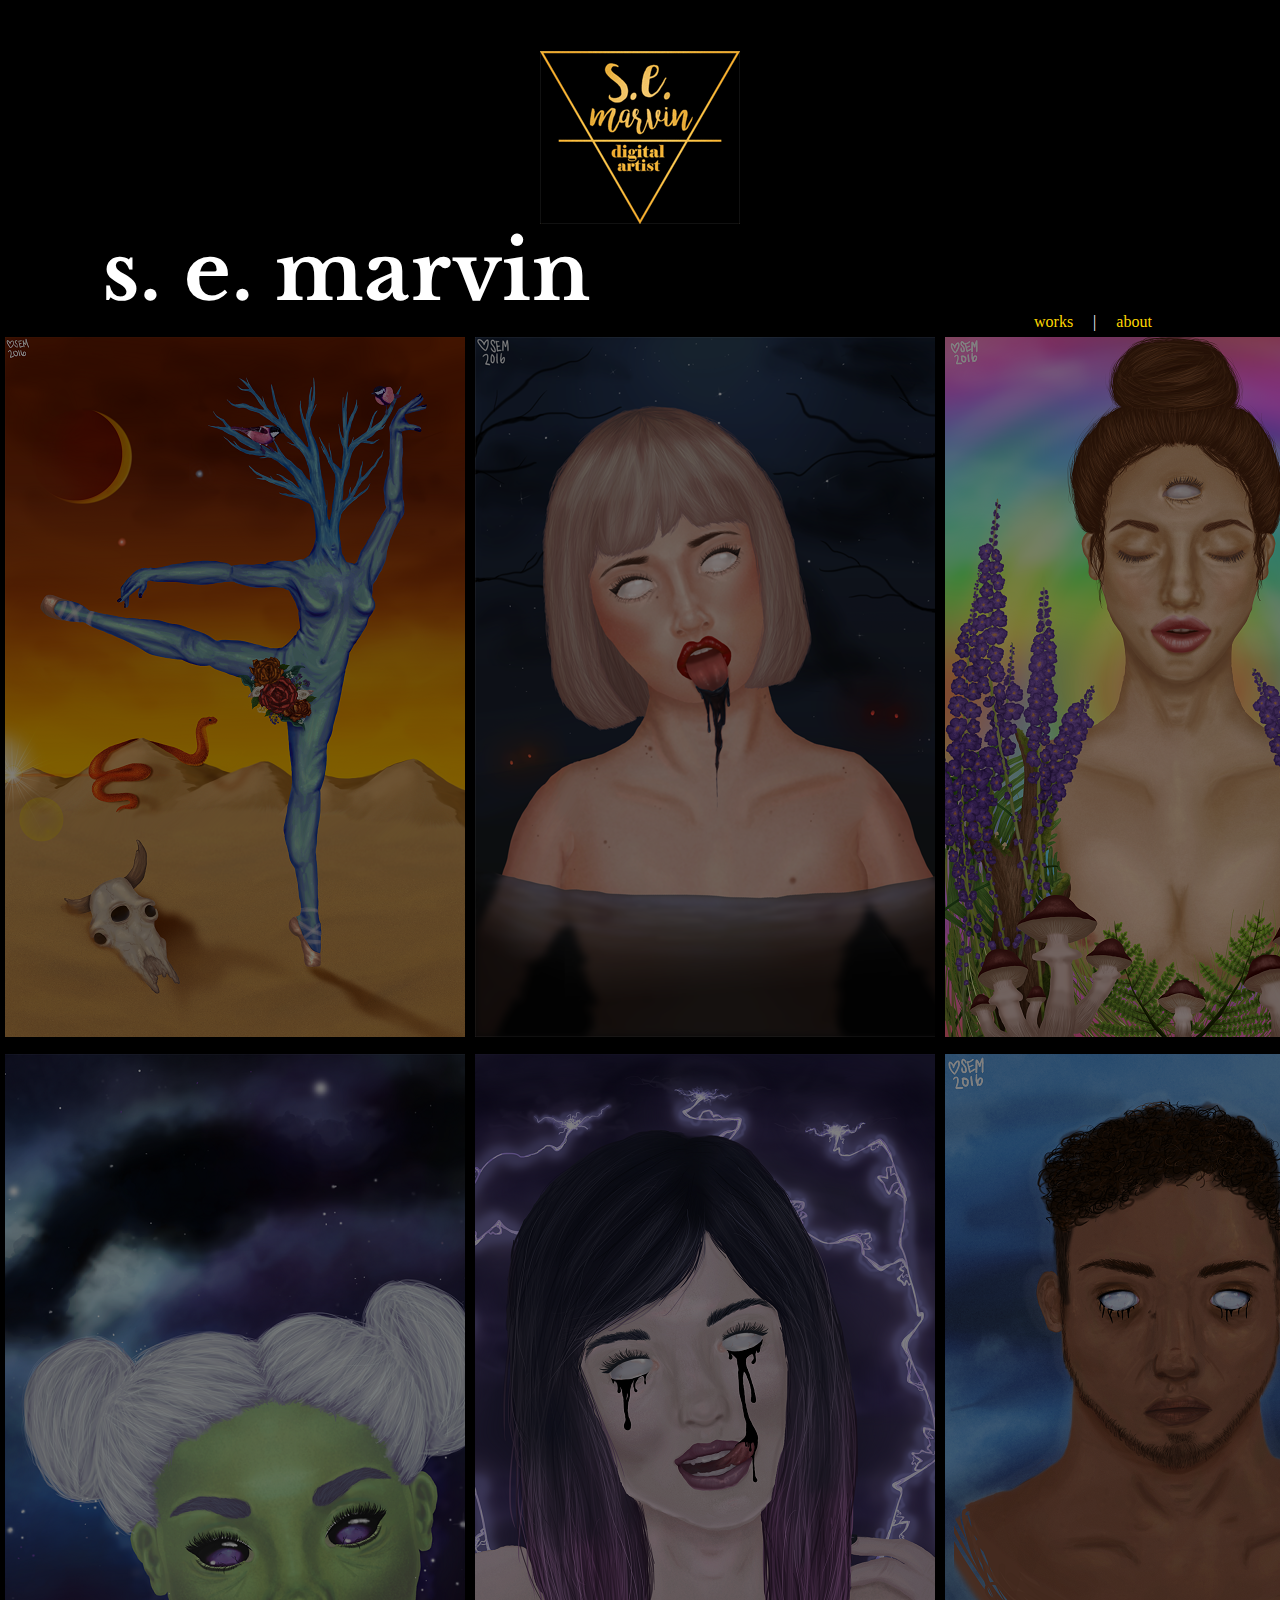
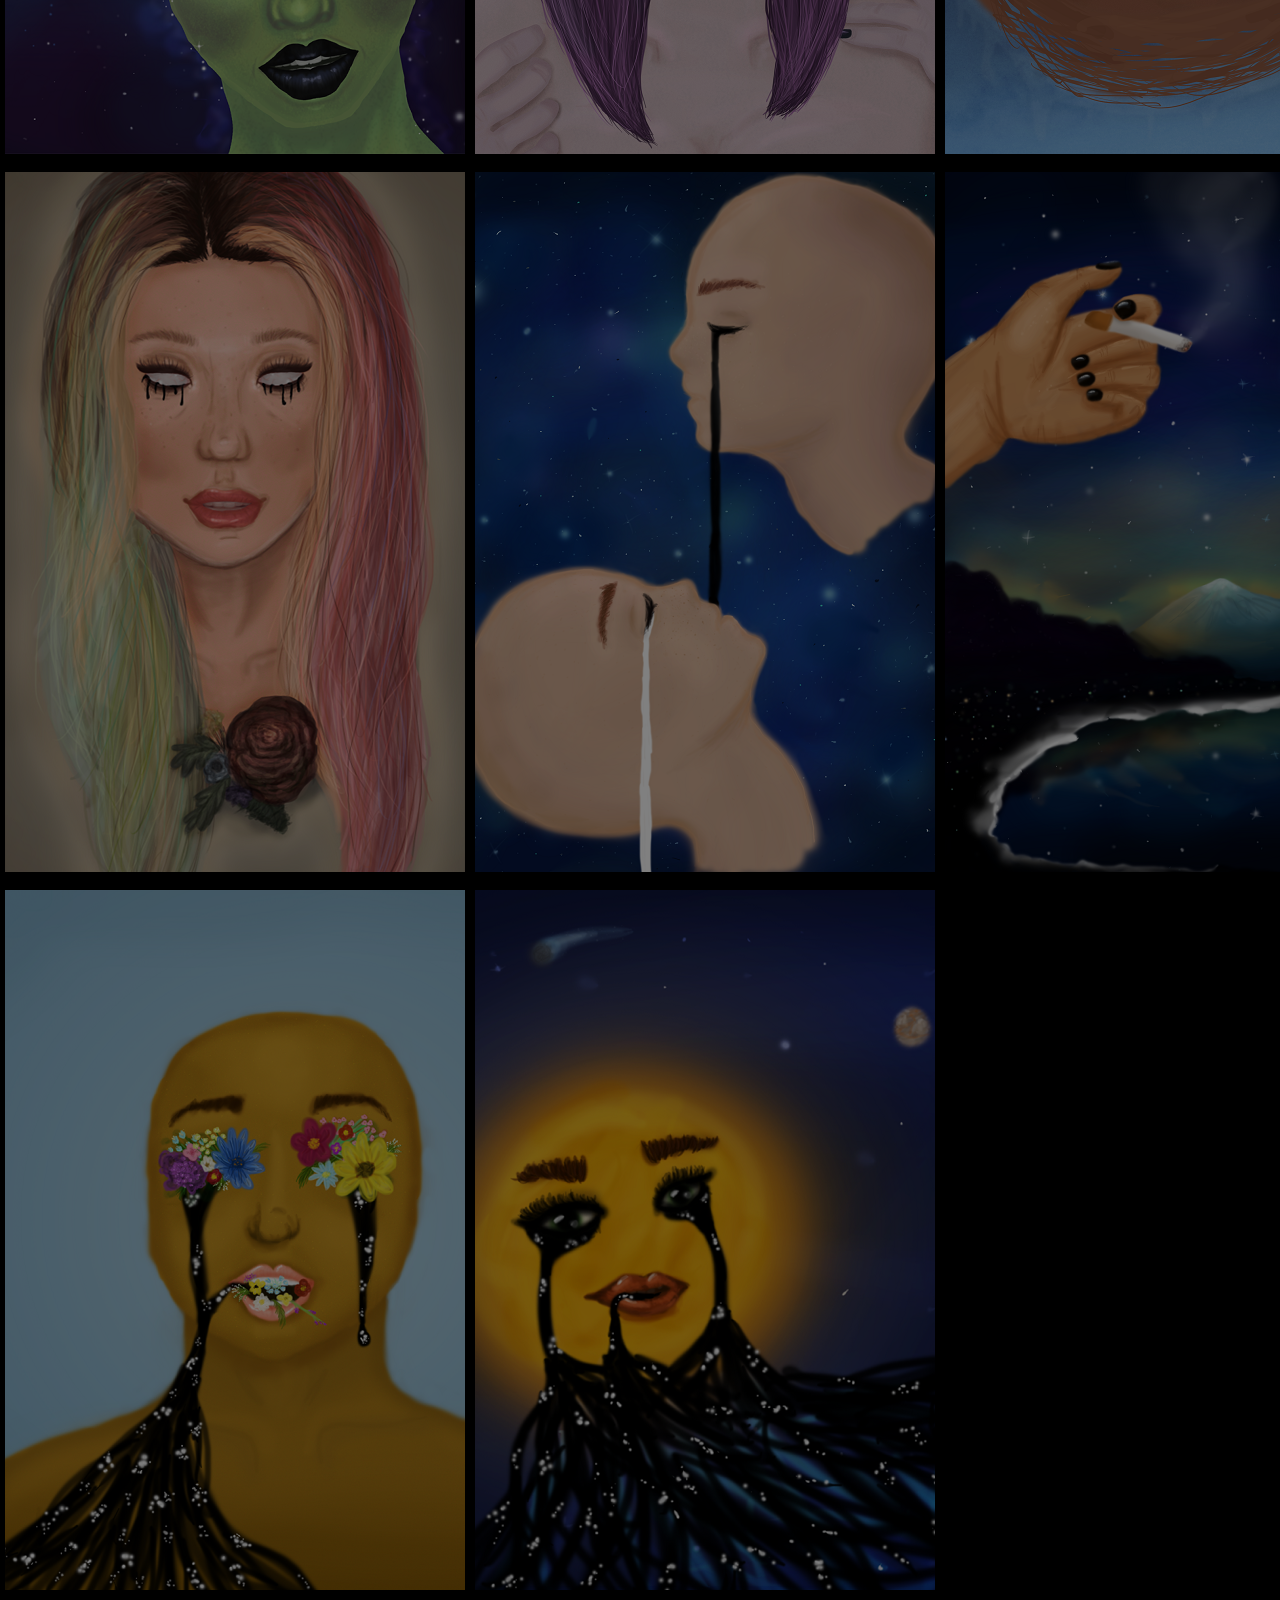
<file: index.html>
<!DOCTYPE html>
<html>
<head>
    <meta charset="UTF-8">
    <link rel="shortcut icon" href="images/favicon.ico">
    <title>s. e. marvin</title>
    <link href="style.css" rel="stylesheet" type="text/css">
    <!--<link href="style-navbar.css" rel="stylesheet" type="text/css"> 
    <link href="media-queries.css" rel="stylesheet" type="text/css">-->
    <meta name="description" content="The art of s. e. marvin">
    <meta name="keywords" content="s. e. marvin, art, surrealism">
    <meta name="author" content="s. e. marvin">
    <meta name="viewport" content="width=device-width, initial-scale=1.0">
    <link href="https://fonts.googleapis.com/css?family=Libre+Baskerville:700" rel="stylesheet">
    <!-- This original content created by Ellie Marvin on February 11, 2017-->
</head>

<!--header & nav-->
<header>
<br><br><center><img src="images/logo-animated_small.gif" class="logo"></center>
<h1>s. e. marvin</h1><div class="space"><div class="nav"><ul><li><a href="index.html">works</a></li><li>|</li><li><a href="about.html">about</a></li></ul></nav>
            
              
<!--<center><h1>s. e. marvin</h1>
<ul><li><a href="index.html">works</a></li><li>|</li><li><a href="about.html">about</a></li></ul></center>-->

<!--attempt to use bulma
<div class="level-left">
        <div class="level-item">
                <h1>s. e. marvin</1>
        </div>
</div>
<div class="level-right">
        <div class="level-item">
                <ul><li><a href="index.html">works</a></li><li>|</li><li><a href="about.html">about</a></li></ul>
        </div>
</div>
-->
 <style>
        @media screen and (max-width: 1024px) {
    table {
        width: 80%;
    }
    
    table tr{
        display: block;
    }
    
    table td{
        display: block;
    }
    
    table.m {
        width: 80%;
    }
    
    table.m tr {
        display: inline;
    }
    
    table.m td {
        display: inline;
    }
    
    li {
        padding: 10px;
        line-height: 5px;
    }
    
    h1{
        font-size: 3em;
        line-height: 1em;
        margin-right: 0px;
        margin-left: 0px;
    }
    
    div{
        overflow-x: auto;
        margin-left: 0%;
        margin-right: 0%;
        max-width: 100%;
    }
    
    img {
        width: 100%;
        opacity: 1;
        display: center;
    }
    
    img.main {
        opacity: 1;
        width: 30%;
    }
    
    img.logo{
        width: 17%;
    }
    
    img.itme {
        width: 60%;
        display: center;
    }
    
    h2 {
        font-size: 1.5em;
    }

    @media only screen and (max-width: 480px) {
    table {
        width: 100%;
    }
    
    table tr {
        display: block;
    }
    
    table td {
        display: block;
    }
    
        table.m {
        width: 90%;
        margin-left: 7%;
        margin-right: 5%;
        float: center;
    }
    
    table.m tr {
        display: inline;
    }
    
    table.m td {
        display: inline;
    }
    
    li {
        padding: 3px;
        line-height: 5px;
        text-align: center;
        margin-right: 20%;
    }
    
    h1{
        font-size: 3em;
        line-height: 1em;
        margin-right: 0px;
        margin-left: 0px;
        text-align: center;
    }
    
    div{
        overflow-x: auto;
        margin-left: 0%;
        margin-right: 0%;
        max-width: 100%;
    }
    
    img {
        width: 100%;
        opacity: 1;
    }
    
    img.main {
        opacity: 1;
        width: 29%;
    }
    
    img.logo{
        width: 25%;
    }
    
    h2 {
        font-size: 1.5em;
    }
}
    </style>
</header>

<body>
        <p><center><table cellpadding="5" cellspacing="0" class="m">
            <tr>
                <td><a href="ballerina.html"><img src="images/ballerinathumb.png" alt="A Ballerina..." class="main" width="460"></a></td>
                <td><a href="allaround.html"><img src="images/allaroundthumb.png" alt="All Around" class="main" width="460"></a></td>
                <td><a href="psilo.html"><img src="images/psilothumb.png" alt="Psilocybin Queen" class="main" width="460"></a></td>
            </tr>
            <tr>
                <td><a href="star.html"><img src="images/starthumb.png" alt="Star Queen" class="main"></a></td>
                <td><a href="empy.html"><img src="images/empyreanthumb.png" alt="Empyrean" class="main"></a></td>
                <td><a href="bayley.html"><img src="images/bayleythumb.png" alt="Bayley" class="main"></a></td>
            </tr>
            <tr>
                <td><a href="elaine.html"><img src="images/elainethumb.png" alt="Elaine" class="main"></a></td>
                <td><a href="heads.html"><img src="images/headsthumb.png" alt="Yin & Yang" class="main"></a></td>
                <td><a href="cigarette.html"><img src="images/cigarettethumb.png" alt="Cigarette Dreams" class="main"></a></td>
            </tr>
            <tr>
                <td><a href="buried.html"><img src="images/buriedthumb.png" alt="Buried" class="main"></a></td>
                <td><a href="universe.html"><img src="images/universethumb.png" alt="Universe" class="main"></a></td>
                <!--<td><img src="images/bayley.png" height="700" alt="Bayley"></td>-->
            </tr>
        </table></center></p>
    
<!--footer
    <p>&copy; s. e. marvin
    <br><img alt="Creative Commons License" style="border-width:0" src="https://i.creativecommons.org/l/by-nc-nd/4.0/88x31.png"/></p>-->
        
</body>
</html>
</file>
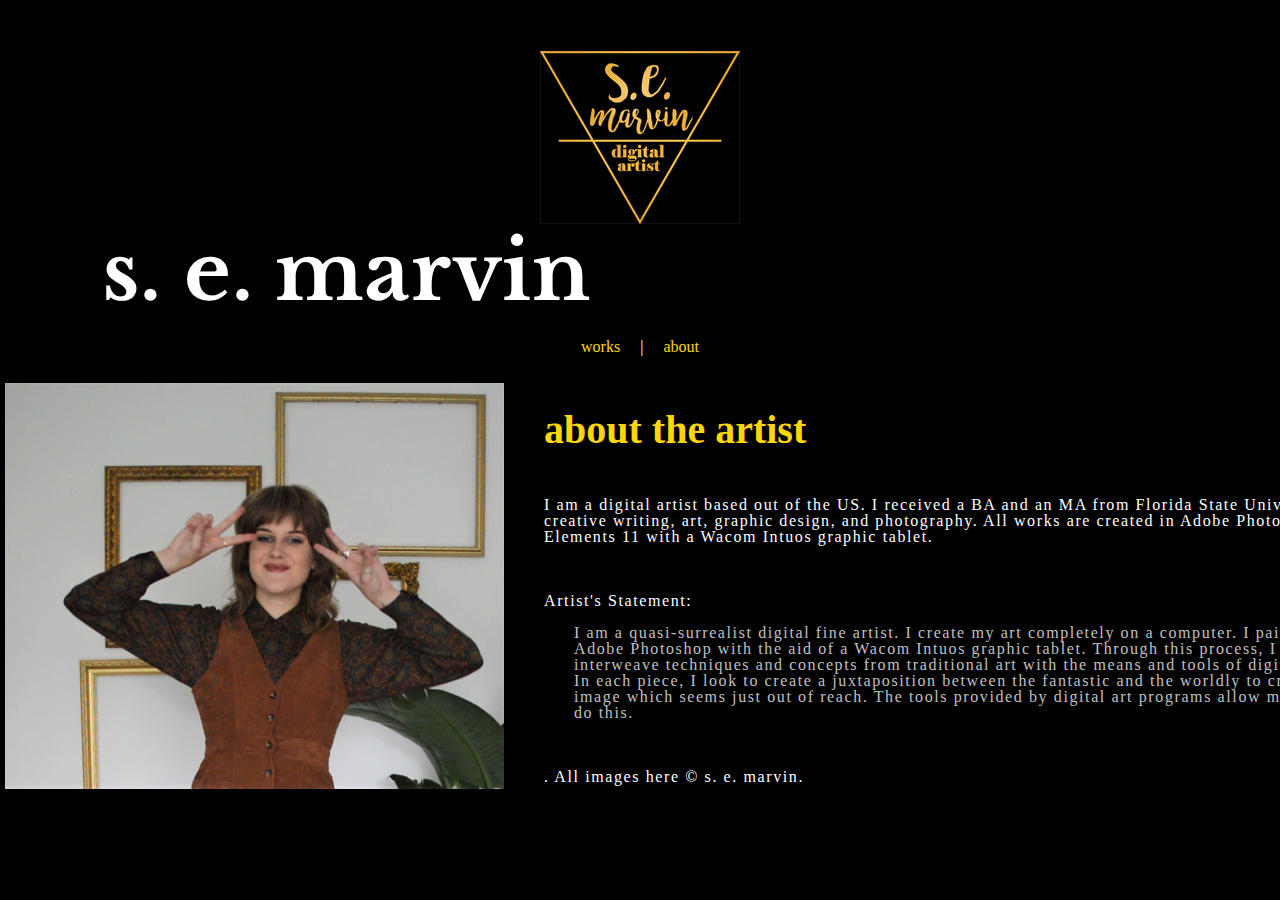
<file: about.html>
<!DOCTYPE html>
<html>
<head>
    <meta charset="UTF-8">
    <link rel="shortcut icon" href="images/favicon.ico">
    <title>s. e. marvin | about</title>
    <link href="style.css" rel="stylesheet" type="text/css">
    <!--<link href="style-navbar.css" rel="stylesheet" type="text/css"> 
    <link href="media-queries.css" rel="stylesheet" type="text/css">-->
    <meta name="description" content="The art of s. e. marvin">
    <meta name="keywords" content="s. e. marvin, art, surrealism">
    <meta name="author" content="s. e. marvin">
    <meta name="viewport" content="width=device-width, initial-scale=1.0, maximum-scale=1, user-scalable=no">
    <link href="https://fonts.googleapis.com/css?family=Libre+Baskerville:700" rel="stylesheet">
    <!-- This original content created by Ellie Marvin on February 11, 2017-->
</head>

<!--header & nav-->
<header>
<br><br><center><img src="images/logo-animated_small.gif" class="logo"></center>
<center><h1>s. e. marvin</h1> <br><ul><li><a href="index.html">works</a></li><li>|</li><li><a href="about.html">about</a></li></ul></center>
 <style>
        @media screen and (max-width: 1024px) {
    table {
        width: 80%;
    }
    
    table tr{
        display: block;
    }
    
    table td{
        display: block;
    }
    
    table.m {
        width: 80%;
    }
    
    table.m tr {
        display: inline;
    }
    
    table.m td {
        display: inline;
    }
    
    li {
        padding: 10px;
        line-height: 5px;
    }
    
    h1{
        font-size: 3em;
        line-height: 1em;
        margin-right: 0px;
        margin-left: 0px;
    }
    
    div{
        overflow-x: auto;
        margin-left: 0%;
        margin-right: 0%;
        max-width: 100%;
    }
    
    img {
        width: 100%;
        opacity: 1;
        display: center;
    }
    
    img.main {
        opacity: 1;
        width: 30%;
    }
    
    img.logo{
        width: 17%;
    }
    
    img.itme {
        width: 60%;
        display: center;
    }
    
    h2 {
        font-size: 1.5em;
    }

    @media only screen and (max-width: 480px) {
    table {
        width: 100%;
    }
    
    table tr {
        display: block;
    }
    
    table td {
        display: block;
    }
    
        table.m {
        width: 90%;
        margin-left: 7%;
        margin-right: 5%;
        float: center;
    }
    
    table.m tr {
        display: inline;
    }
    
    table.m td {
        display: inline;
    }
    
    li {
        padding: 3px;
        line-height: 5px;
        text-align: center;
        margin-right: 20%;
    }
    
    h1{
        font-size: 3em;
        line-height: 1em;
        margin-right: 0px;
        margin-left: 0px;
        text-align: center;
    }
    
    div{
        overflow-x: auto;
        margin-left: 0%;
        margin-right: 0%;
        max-width: 100%;
    }
    
    img {
        width: 100%;
        opacity: 1;
    }
    
    img.main {
        opacity: 1;
        width: 29%;
    }
    
    img.logo{
        width: 25%;
    }
    
    h2 {
        font-size: 1.5em;
    }
}
    </style>
</header>

<body>
        <p><center><table cellpadding="5" cellspacing="0">
            <tr>
                <td><center><img src="images/itmee.png" width="499px" alt="the artist" class="itme"></center></td>
                <td><h2>about the artist</h2>
                <p><br>I am a digital artist based out of the US. I received a BA and an MA from Florida State University. I enjoy creative writing, art, graphic design, and photography. All works are created in Adobe Photoshop Elements 11 with a Wacom Intuos graphic tablet.</p>
                <p><br><br>Artist's Statement:</p>
<blockquote>I am a quasi-surrealist digital fine artist. I create my art completely on a computer. I paint in Adobe Photoshop with the aid of a Wacom Intuos graphic tablet. Through this process, I interweave techniques and concepts from traditional art with the means and tools of  digital art. In each piece, I look to create a juxtaposition between the fantastic and the worldly to create an image which seems just out of reach. The tools provided by digital art programs allow me to best do this.</blockquote>
                <p><br><br>. All images here &copy; s. e. marvin.
        </td>
            </tr>
        </center></p>
    
<!--footer
    <p>&copy; s. e. marvin
    <br><img alt="Creative Commons License" style="border-width:0" src="https://i.creativecommons.org/l/by-nc-nd/4.0/88x31.png"/></p>-->
        
</body>
</html>
</file>
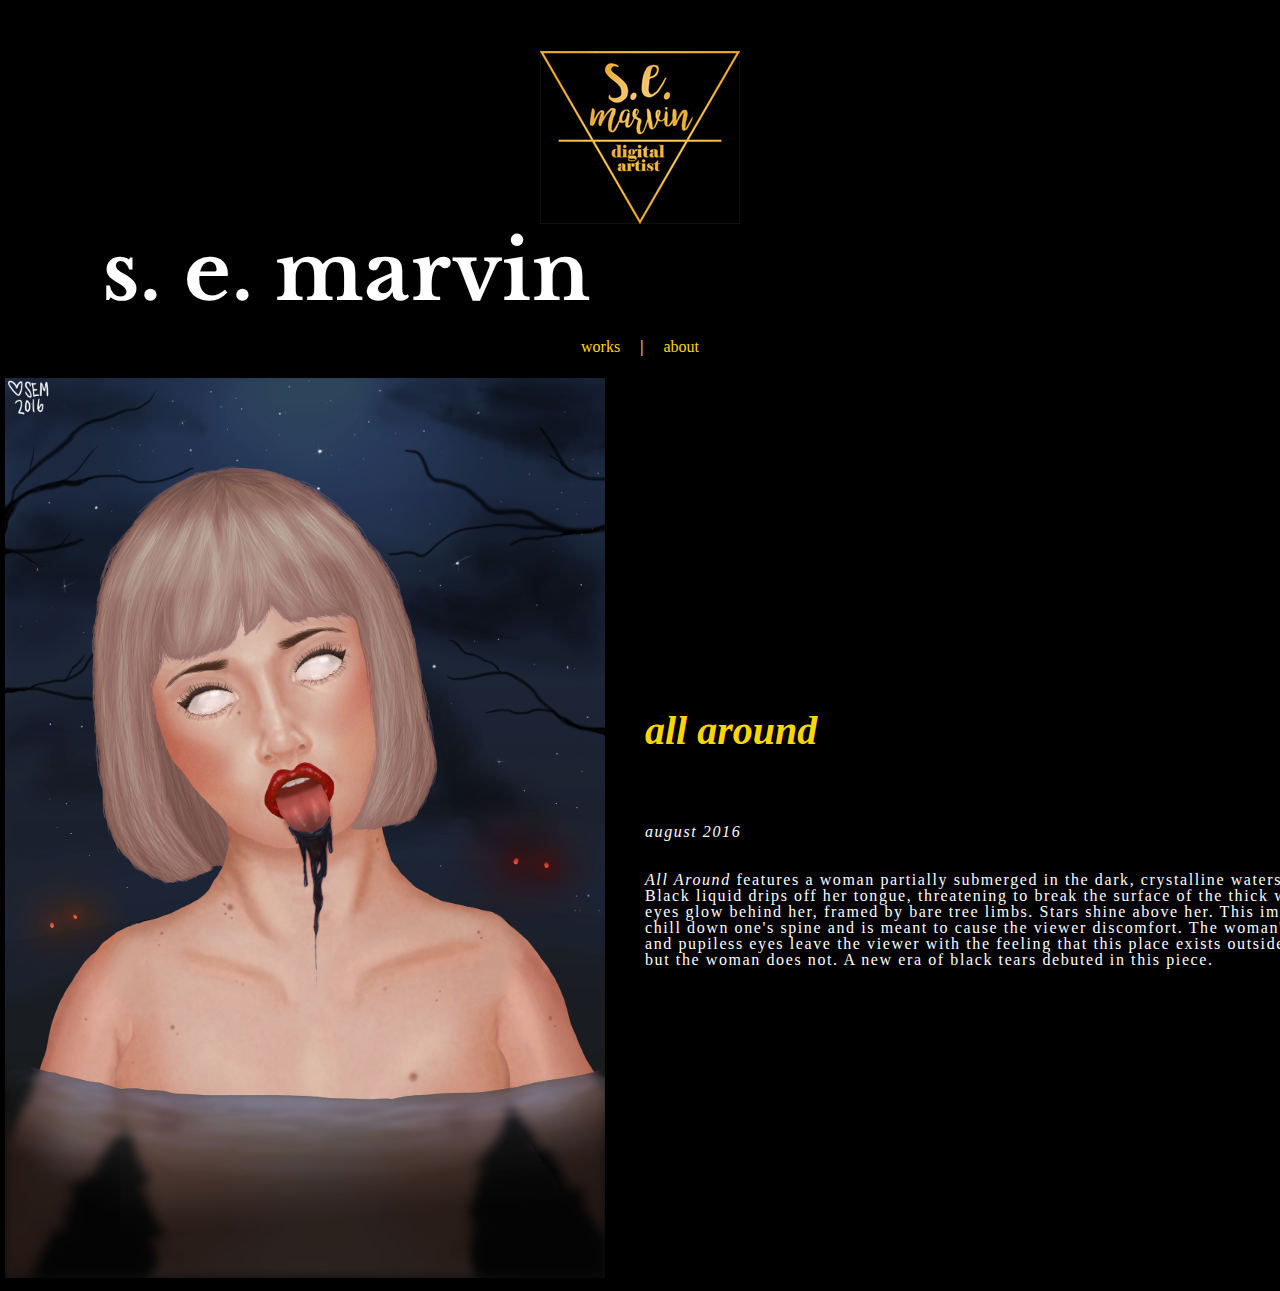
<file: allaround.html>
<!DOCTYPE html>
<html>
<head>
    <meta charset="UTF-8">
    <link rel="shortcut icon" href="iamges/favicon.ico">
    <title>s. e. marvin | all around</title>
    <link href="style.css" rel="stylesheet" type="text/css">
    <!--<link href="style-navbar.css" rel="stylesheet" type="text/css"> 
    <link href="media-queries.css" rel="stylesheet" type="text/css">-->
    <meta name="description" content="The art of s. e. marvin">
    <meta name="keywords" content="s. e. marvin, art, surrealism">
    <meta name="author" content="s. e. marvin">
    <meta name="viewport" content="width=device-width, initial-scale=1.0, maximum-scale=1, user-scalable=no">
    <link href="https://fonts.googleapis.com/css?family=Libre+Baskerville:700" rel="stylesheet">
    <!-- This original content created by Ellie Marvin on February 11, 2017-->
</head>

<!--header & nav-->
<header>
<br><br><center><img src="images/logo-animated_small.gif" class="logo"></center>
<center><h1>s. e. marvin</h1> <br><ul><li><a href="index.html">works</a></li><li>|</li><li><a href="about.html">about</a></li></ul></center>
 <style>
        @media screen and (max-width: 1024px) {
    table {
        width: 80%;
    }
    
    table tr{
        display: block;
    }
    
    table td{
        display: block;
    }
    
    table.m {
        width: 80%;
    }
    
    table.m tr {
        display: inline;
    }
    
    table.m td {
        display: inline;
    }
    
    li {
        padding: 10px;
        line-height: 5px;
    }
    
    h1{
        font-size: 3em;
        line-height: 1em;
        margin-right: 0px;
        margin-left: 0px;
    }
    
    div{
        overflow-x: auto;
        margin-left: 0%;
        margin-right: 0%;
        max-width: 100%;
    }
    
    img {
        width: 100%;
        opacity: 1;
        display: center;
    }
    
    img.main {
        opacity: 1;
        width: 30%;
    }
    
    img.logo{
        width: 17%;
    }
    
    img.itme {
        width: 60%;
        display: center;
    }
    
    h2 {
        font-size: 1.5em;
    }

    @media only screen and (max-width: 480px) {
    table {
        width: 100%;
    }
    
    table tr {
        display: block;
    }
    
    table td {
        display: block;
    }
    
        table.m {
        width: 90%;
        margin-left: 7%;
        margin-right: 5%;
        float: center;
    }
    
    table.m tr {
        display: inline;
    }
    
    table.m td {
        display: inline;
    }
    
    li {
        padding: 3px;
        line-height: 5px;
        text-align: center;
        margin-right: 20%;
    }
    
    h1{
        font-size: 3em;
        line-height: 1em;
        margin-right: 0px;
        margin-left: 0px;
        text-align: center;
    }
    
    div{
        overflow-x: auto;
        margin-left: 0%;
        margin-right: 0%;
        max-width: 100%;
    }
    
    img {
        width: 100%;
        opacity: 1;
    }
    
    img.main {
        opacity: 1;
        width: 29%;
    }
    
    img.logo{
        width: 25%;
    }
    
    h2 {
        font-size: 1.5em;
    }
}
    </style>
</header>

<body>
        <p><center><table cellpadding="5" cellspacing="0" class="pg">
            <tr>
                <td><img src="images/allaround.png" width="600px" alt="all around"></td>
                <td><h2><em>all around</em></h2>
                <br><p><em>august 2016</em></p>
                <p><br><em>All Around</em> features a woman partially submerged in the dark, crystalline waters of a swamp. Black liquid drips off her tongue, threatening to break the surface of the thick water. Eerie eyes glow behind her, framed by bare tree limbs. Stars shine above her. This image elicits a chill down one's spine and is meant to cause the viewer discomfort. The woman's black saliva and pupiless eyes leave the viewer with the feeling that this place exists outside of reality, but the woman does not. A new era of black tears debuted in this piece.</p>

        </td>
            </tr>
        </center></p>
    
<!--footer
    <p>&copy; s. e. marvin
    <br><img alt="Creative Commons License" style="border-width:0" src="https://i.creativecommons.org/l/by-nc-nd/4.0/88x31.png"/></p>-->
        
</body>
</html>
</file>
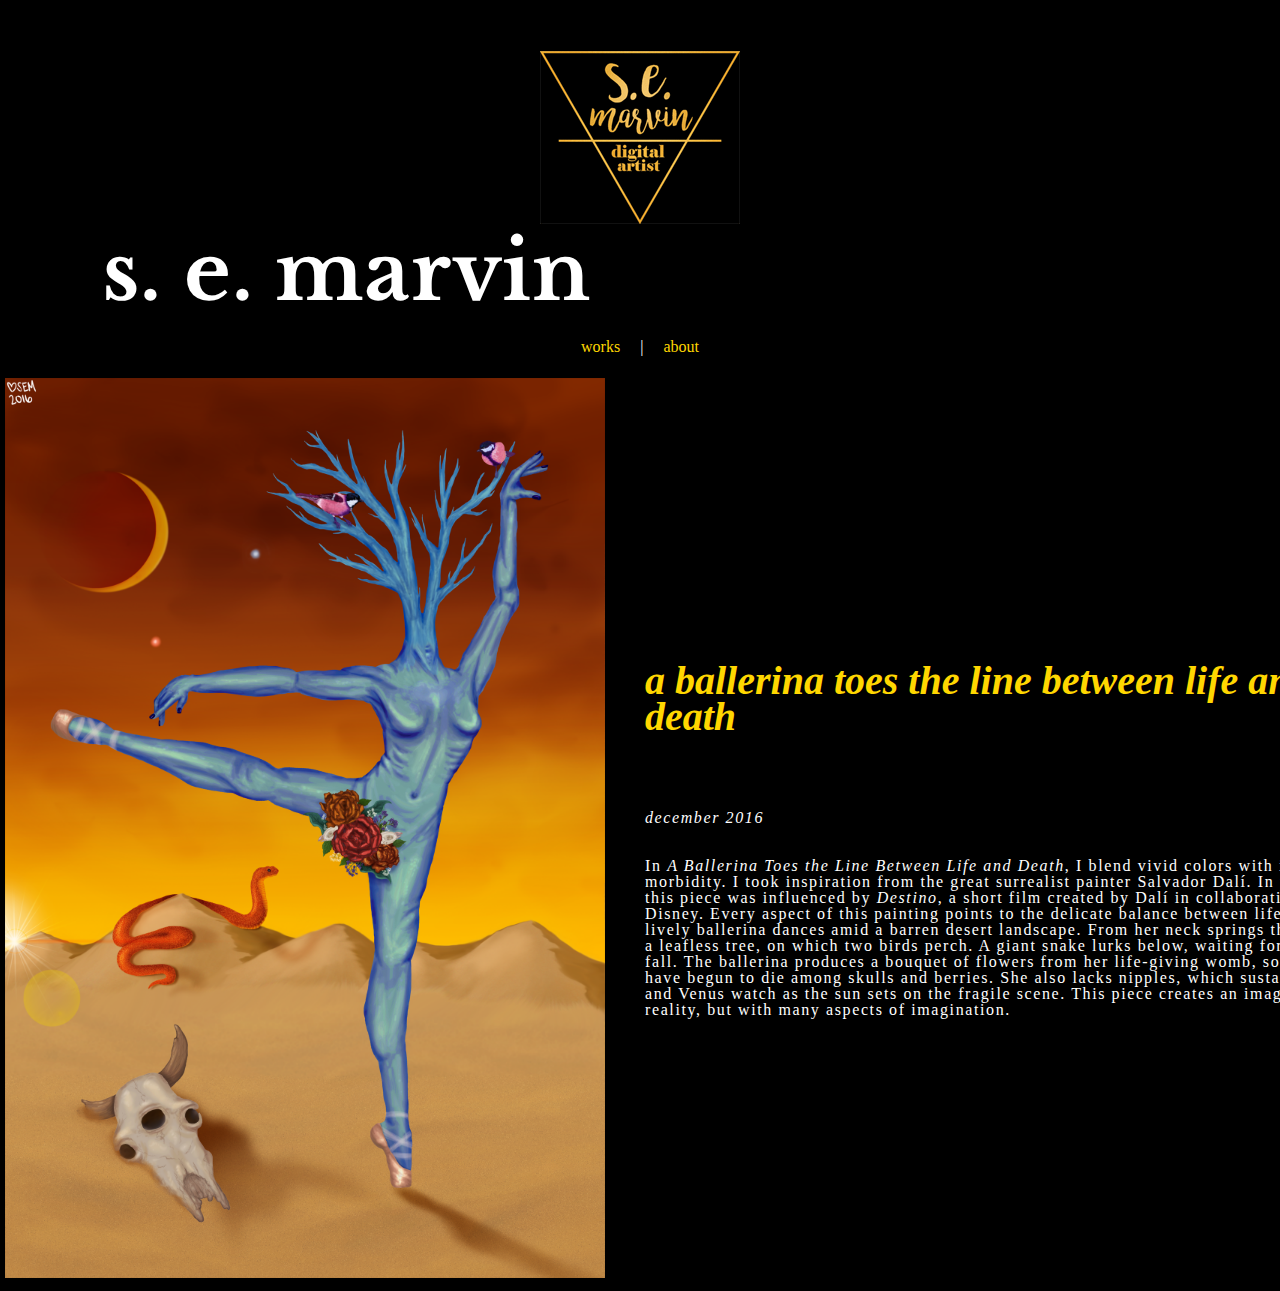
<file: ballerina.html>
<!DOCTYPE html>
<html>
<head>
    <meta charset="UTF-8">
    <link rel="shortcut icon" href="images/favicon.ico">
    <title>s. e. marvin | a ballerina...</title>
    <link href="style.css" rel="stylesheet" type="text/css">
    <!--<link href="style-navbar.css" rel="stylesheet" type="text/css"> 
    <link href="media-queries.css" rel="stylesheet" type="text/css">-->
    <meta name="description" content="The art of s. e. marvin">
    <meta name="keywords" content="s. e. marvin, art, surrealism">
    <meta name="author" content="s. e. marvin">
    <meta name="viewport" content="width=device-width, initial-scale=1.0, maximum-scale=1, user-scalable=no">
    <link href="https://fonts.googleapis.com/css?family=Libre+Baskerville:700" rel="stylesheet">
    <!-- This original content created by Ellie Marvin on February 11, 2017-->
</head>

<!--header & nav-->
<header>
<br><br><center><img src="images/logo-animated_small.gif" class="logo"></center>
<center><h1>s. e. marvin</h1> <br><ul><li><a href="index.html">works</a></li><li>|</li><li><a href="about.html">about</a></li></ul></center>
 <style>
        @media screen and (max-width: 1024px) {
    table {
        width: 80%;
    }
    
    table tr{
        display: block;
    }
    
    table td{
        display: block;
    }
    
    table.m {
        width: 80%;
    }
    
    table.m tr {
        display: inline;
    }
    
    table.m td {
        display: inline;
    }
    
    li {
        padding: 10px;
        line-height: 5px;
    }
    
    h1{
        font-size: 3em;
        line-height: 1em;
        margin-right: 0px;
        margin-left: 0px;
    }
    
    div{
        overflow-x: auto;
        margin-left: 0%;
        margin-right: 0%;
        max-width: 100%;
    }
    
    img {
        width: 100%;
        opacity: 1;
        display: center;
    }
    
    img.main {
        opacity: 1;
        width: 30%;
    }
    
    img.logo{
        width: 17%;
    }
    
    img.itme {
        width: 60%;
        display: center;
    }
    
    h2 {
        font-size: 1.5em;
    }

    @media only screen and (max-width: 480px) {
    table {
        width: 100%;
    }
    
    table tr {
        display: block;
    }
    
    table td {
        display: block;
    }
    
        table.m {
        width: 90%;
        margin-left: 7%;
        margin-right: 5%;
        float: center;
    }
    
    table.m tr {
        display: inline;
    }
    
    table.m td {
        display: inline;
    }
    
    li {
        padding: 3px;
        line-height: 5px;
        text-align: center;
        margin-right: 20%;
    }
    
    h1{
        font-size: 3em;
        line-height: 1em;
        margin-right: 0px;
        margin-left: 0px;
        text-align: center;
    }
    
    div{
        overflow-x: auto;
        margin-left: 0%;
        margin-right: 0%;
        max-width: 100%;
    }
    
    img {
        width: 100%;
        opacity: 1;
    }
    
    img.main {
        opacity: 1;
        width: 29%;
    }
    
    img.logo{
        width: 25%;
    }
    
    h2 {
        font-size: 1.5em;
    }
}
    </style>
</header>

<body>
        <p><center><table cellpadding="5" cellspacing="0">
            <tr>
                <td><img src="images/ballerina.png" width="600" alt="a ballerina..."></td>
                <td><h2><em>a ballerina toes the line between life and death</em></h2>
                <br><p><em>december 2016</em></p>
                <p><br>In <em>A Ballerina Toes the Line Between Life and Death</em>, I blend vivid colors with images of morbidity. I took inspiration from the great surrealist painter Salvador Dalí. In particular, this piece was influenced by <em>Destino</em>, a short film created by Dalí in collaboration with Walt Disney. Every aspect of this painting points to the delicate balance between life and death. A lively ballerina dances amid a barren desert landscape. From her neck springs the branches of a leafless tree, on which two birds perch. A giant snake lurks below, waiting for the birds to fall. The ballerina produces a bouquet of flowers from her life-giving womb, some of which have begun to die among skulls and berries. She also lacks nipples, which sustain life. Mars and Venus watch as the sun sets on the fragile scene. This piece creates an image grounded in reality, but with many aspects of imagination.</p>
        </td>
            </tr>
        </center></p>
    
<!--footer
    <p>&copy; s. e. marvin
    <br><img alt="Creative Commons License" style="border-width:0" src="https://i.creativecommons.org/l/by-nc-nd/4.0/88x31.png"/></p>-->
        
</body>
</html>
</file>
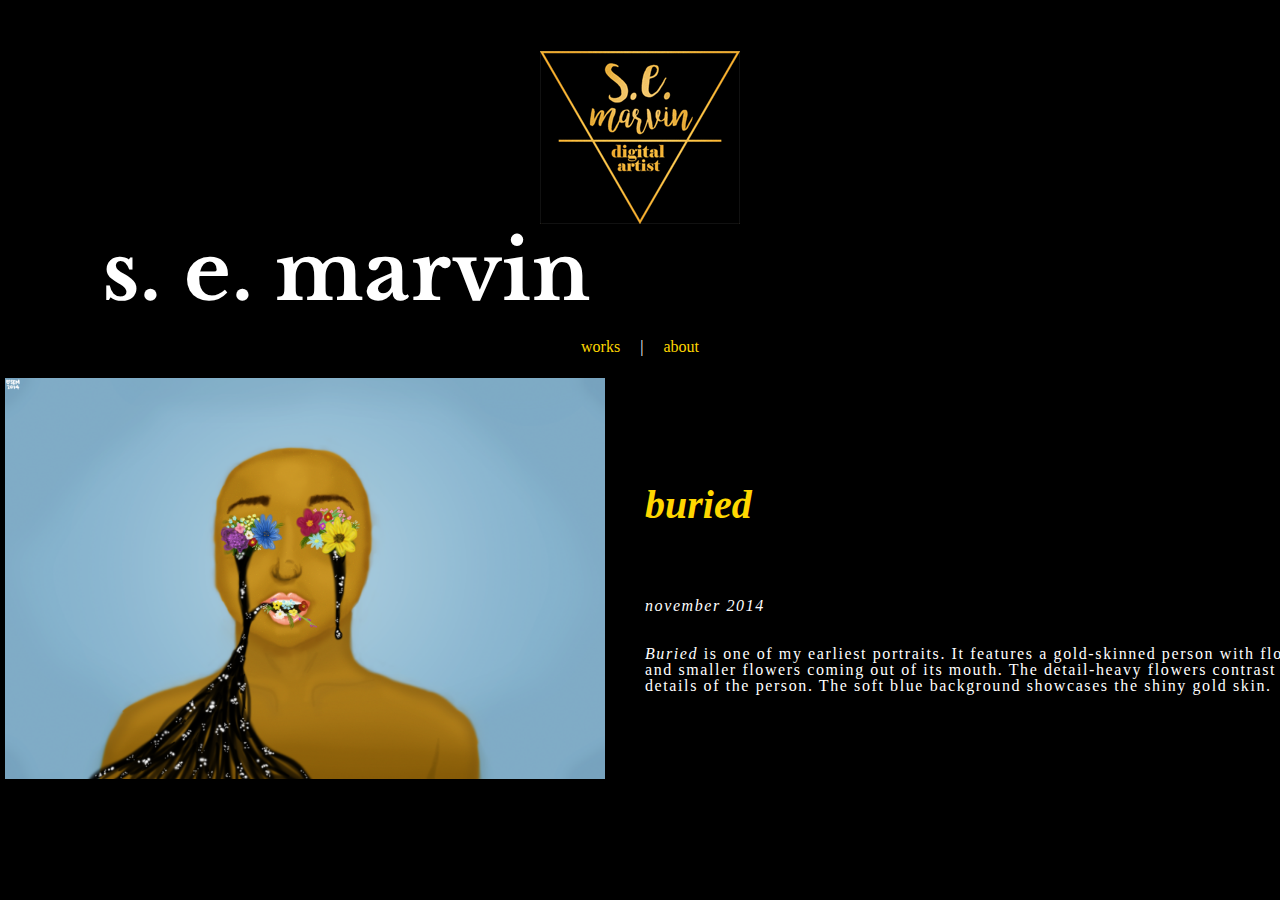
<file: buried.html>
<!DOCTYPE html>
<html>
<head>
    <meta charset="UTF-8">
    <link rel="shortcut icon" href="images/favicon.ico">
    <title>s. e. marvin | buried</title>
    <link href="style.css" rel="stylesheet" type="text/css">
    <!--<link href="style-navbar.css" rel="stylesheet" type="text/css"> 
    <link href="media-queries.css" rel="stylesheet" type="text/css">-->
    <meta name="description" content="The art of s. e. marvin">
    <meta name="keywords" content="s. e. marvin, art, surrealism">
    <meta name="author" content="s. e. marvin">
    <meta name="viewport" content="width=device-width, initial-scale=1.0, maximum-scale=1, user-scalable=no">
    <link href="https://fonts.googleapis.com/css?family=Libre+Baskerville:700" rel="stylesheet">
    <!-- This original content created by Ellie Marvin on February 11, 2017-->
</head>

<!--header & nav-->
<header>
<br><br><center><img src="images/logo-animated_small.gif" class="logo"></center>
<center><h1>s. e. marvin</h1> <br><ul><li><a href="index.html">works</a></li><li>|</li><li><a href="about.html">about</a></li></ul></center>
 <style>
        @media screen and (max-width: 1024px) {
    table {
        width: 80%;
    }
    
    table tr{
        display: block;
    }
    
    table td{
        display: block;
    }
    
    table.m {
        width: 80%;
    }
    
    table.m tr {
        display: inline;
    }
    
    table.m td {
        display: inline;
    }
    
    li {
        padding: 10px;
        line-height: 5px;
    }
    
    h1{
        font-size: 3em;
        line-height: 1em;
        margin-right: 0px;
        margin-left: 0px;
    }
    
    div{
        overflow-x: auto;
        margin-left: 0%;
        margin-right: 0%;
        max-width: 100%;
    }
    
    img {
        width: 100%;
        opacity: 1;
        display: center;
    }
    
    img.main {
        opacity: 1;
        width: 30%;
    }
    
    img.logo{
        width: 17%;
    }
    
    img.itme {
        width: 60%;
        display: center;
    }
    
    h2 {
        font-size: 1.5em;
    }

    @media only screen and (max-width: 480px) {
    table {
        width: 100%;
    }
    
    table tr {
        display: block;
    }
    
    table td {
        display: block;
    }
    
        table.m {
        width: 90%;
        margin-left: 7%;
        margin-right: 5%;
        float: center;
    }
    
    table.m tr {
        display: inline;
    }
    
    table.m td {
        display: inline;
    }
    
    li {
        padding: 3px;
        line-height: 5px;
        text-align: center;
        margin-right: 20%;
    }
    
    h1{
        font-size: 3em;
        line-height: 1em;
        margin-right: 0px;
        margin-left: 0px;
        text-align: center;
    }
    
    div{
        overflow-x: auto;
        margin-left: 0%;
        margin-right: 0%;
        max-width: 100%;
    }
    
    img {
        width: 100%;
        opacity: 1;
    }
    
    img.main {
        opacity: 1;
        width: 29%;
    }
    
    img.logo{
        width: 25%;
    }
    
    h2 {
        font-size: 1.5em;
    }
}
    </style>
</header>

<body>
        <p><center><table cellpadding="5" cellspacing="0">
            <tr>
                <td><img src="images/buried.png" width="600px" alt="buried"></td>
                <td><h2><em>buried</em></h2>
                <br><p><em>november 2014</em></p>
                <p><br><em>Buried</em> is one of my earliest portraits. It features a gold-skinned person with flowers for eyes and smaller flowers coming out of its mouth. The detail-heavy flowers contrast with the light details of the person. The soft blue background showcases the shiny gold skin.</p>

        </td>
            </tr>
        </center></p>
    
<!--footer
    <p>&copy; s. e. marvin
    <br><img alt="Creative Commons License" style="border-width:0" src="https://i.creativecommons.org/l/by-nc-nd/4.0/88x31.png"/></p>-->
        
</body>
</html>
</file>
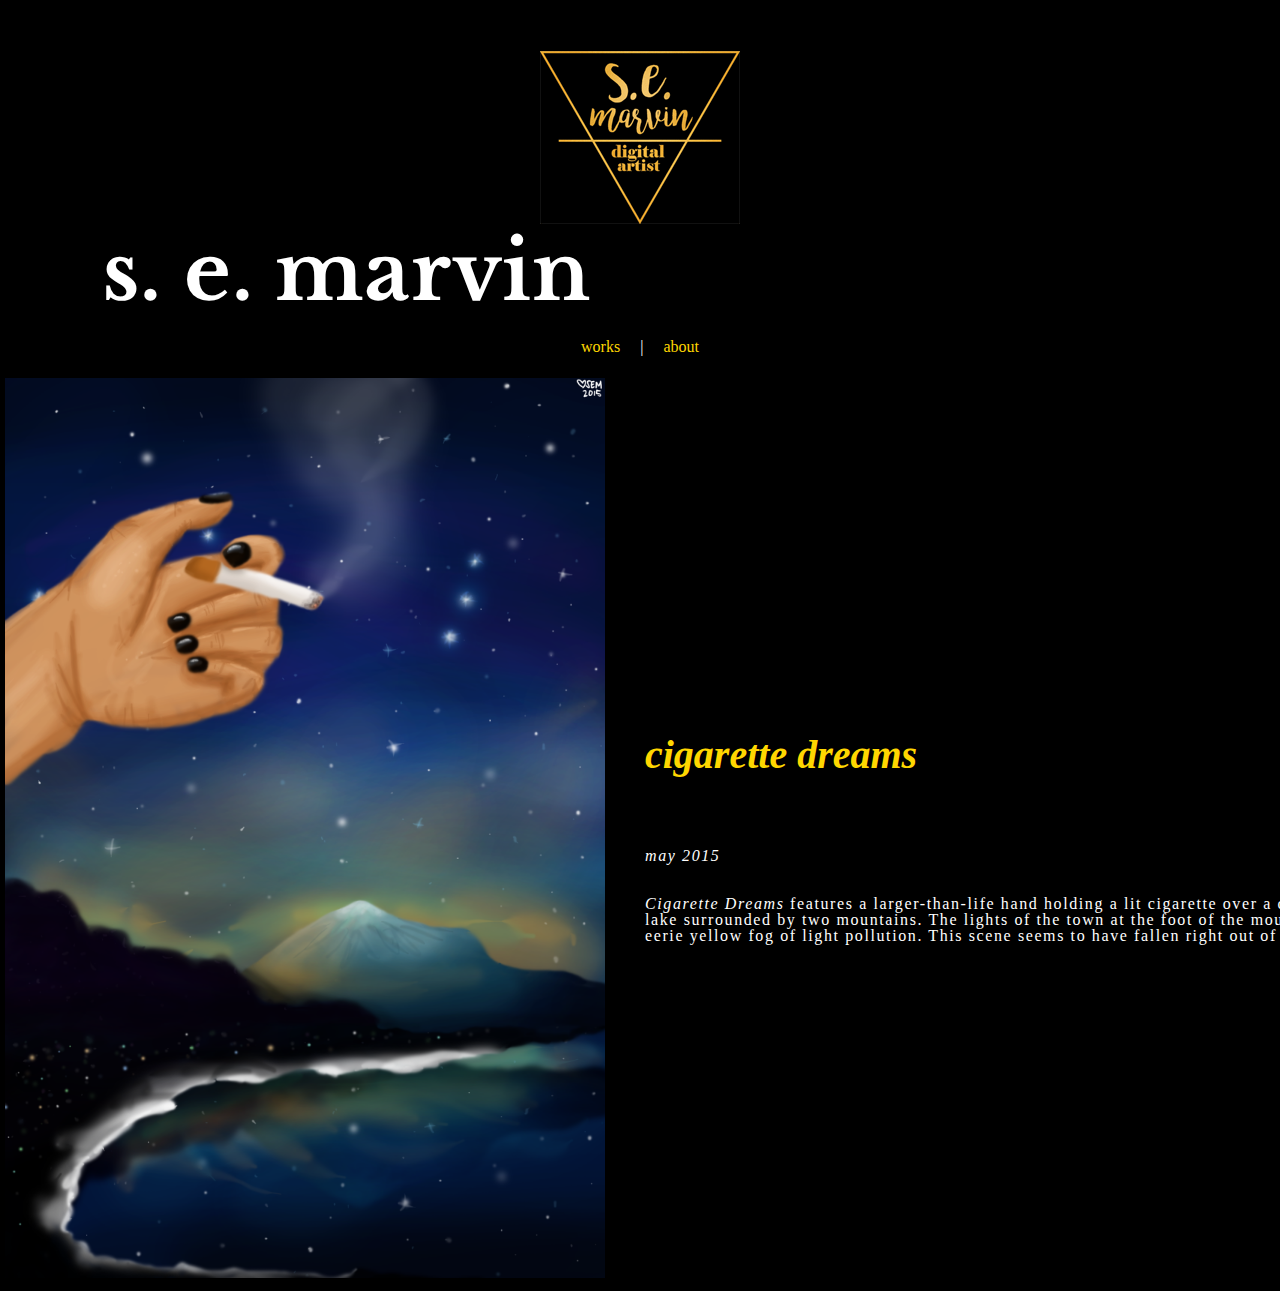
<file: cigarette.html>
<!DOCTYPE html>
<html>
<head>
    <meta charset="UTF-8">
    <link rel="shortcut icon" href="images/favicon.ico">
    <title>s. e. marvin | cigarette dreams</title>
    <link href="style.css" rel="stylesheet" type="text/css">
    <!--<link href="style-navbar.css" rel="stylesheet" type="text/css"> 
    <link href="media-queries.css" rel="stylesheet" type="text/css">-->
    <meta name="description" content="The art of s. e. marvin">
    <meta name="keywords" content="s. e. marvin, art, surrealism">
    <meta name="author" content="s. e. marvin">
    <meta name="viewport" content="width=device-width, initial-scale=1.0, maximum-scale=1, user-scalable=no">
    <link href="https://fonts.googleapis.com/css?family=Libre+Baskerville:700" rel="stylesheet">
    <!-- This original content created by Ellie Marvin on February 11, 2017-->
</head>

<!--header & nav-->
<header>
<br><br><center><img src="images/logo-animated_small.gif" class="logo"></center>
<center><h1>s. e. marvin</h1> <br><ul><li><a href="index.html">works</a></li><li>|</li><li><a href="about.html">about</a></li></ul></center>
 <style>
        @media screen and (max-width: 1024px) {
    table {
        width: 80%;
    }
    
    table tr{
        display: block;
    }
    
    table td{
        display: block;
    }
    
    table.m {
        width: 80%;
    }
    
    table.m tr {
        display: inline;
    }
    
    table.m td {
        display: inline;
    }
    
    li {
        padding: 10px;
        line-height: 5px;
    }
    
    h1{
        font-size: 3em;
        line-height: 1em;
        margin-right: 0px;
        margin-left: 0px;
    }
    
    div{
        overflow-x: auto;
        margin-left: 0%;
        margin-right: 0%;
        max-width: 100%;
    }
    
    img {
        width: 100%;
        opacity: 1;
        display: center;
    }
    
    img.main {
        opacity: 1;
        width: 30%;
    }
    
    img.logo{
        width: 17%;
    }
    
    img.itme {
        width: 60%;
        display: center;
    }
    
    h2 {
        font-size: 1.5em;
    }

    @media only screen and (max-width: 480px) {
    table {
        width: 100%;
    }
    
    table tr {
        display: block;
    }
    
    table td {
        display: block;
    }
    
        table.m {
        width: 90%;
        margin-left: 7%;
        margin-right: 5%;
        float: center;
    }
    
    table.m tr {
        display: inline;
    }
    
    table.m td {
        display: inline;
    }
    
    li {
        padding: 3px;
        line-height: 5px;
        text-align: center;
        margin-right: 20%;
    }
    
    h1{
        font-size: 3em;
        line-height: 1em;
        margin-right: 0px;
        margin-left: 0px;
        text-align: center;
    }
    
    div{
        overflow-x: auto;
        margin-left: 0%;
        margin-right: 0%;
        max-width: 100%;
    }
    
    img {
        width: 100%;
        opacity: 1;
    }
    
    img.main {
        opacity: 1;
        width: 29%;
    }
    
    img.logo{
        width: 25%;
    }
    
    h2 {
        font-size: 1.5em;
    }
}
    </style>
</header>

<body>
        <p><center><table cellpadding="5" cellspacing="0">
            <tr>
                <td><img src="images/cigarette.png" height="900px" alt="cigarette dreams"></td>
                <td><h2><em>cigarette dreams</em></h2>
                <br><p><em>may 2015</em></p>
                <p><br><em>Cigarette Dreams</em> features a larger-than-life hand holding a lit cigarette over a crystal clear lake surrounded by two mountains. The lights of the town at the foot of the mountain emit an eerie yellow fog of light pollution. This scene seems to have fallen right out of a dream.</p>

        </td>
            </tr>
        </center></p>
    
<!--footer
    <p>&copy; s. e. marvin
    <br><img alt="Creative Commons License" style="border-width:0" src="https://i.creativecommons.org/l/by-nc-nd/4.0/88x31.png"/></p>-->
        
</body>
</html>
</file>
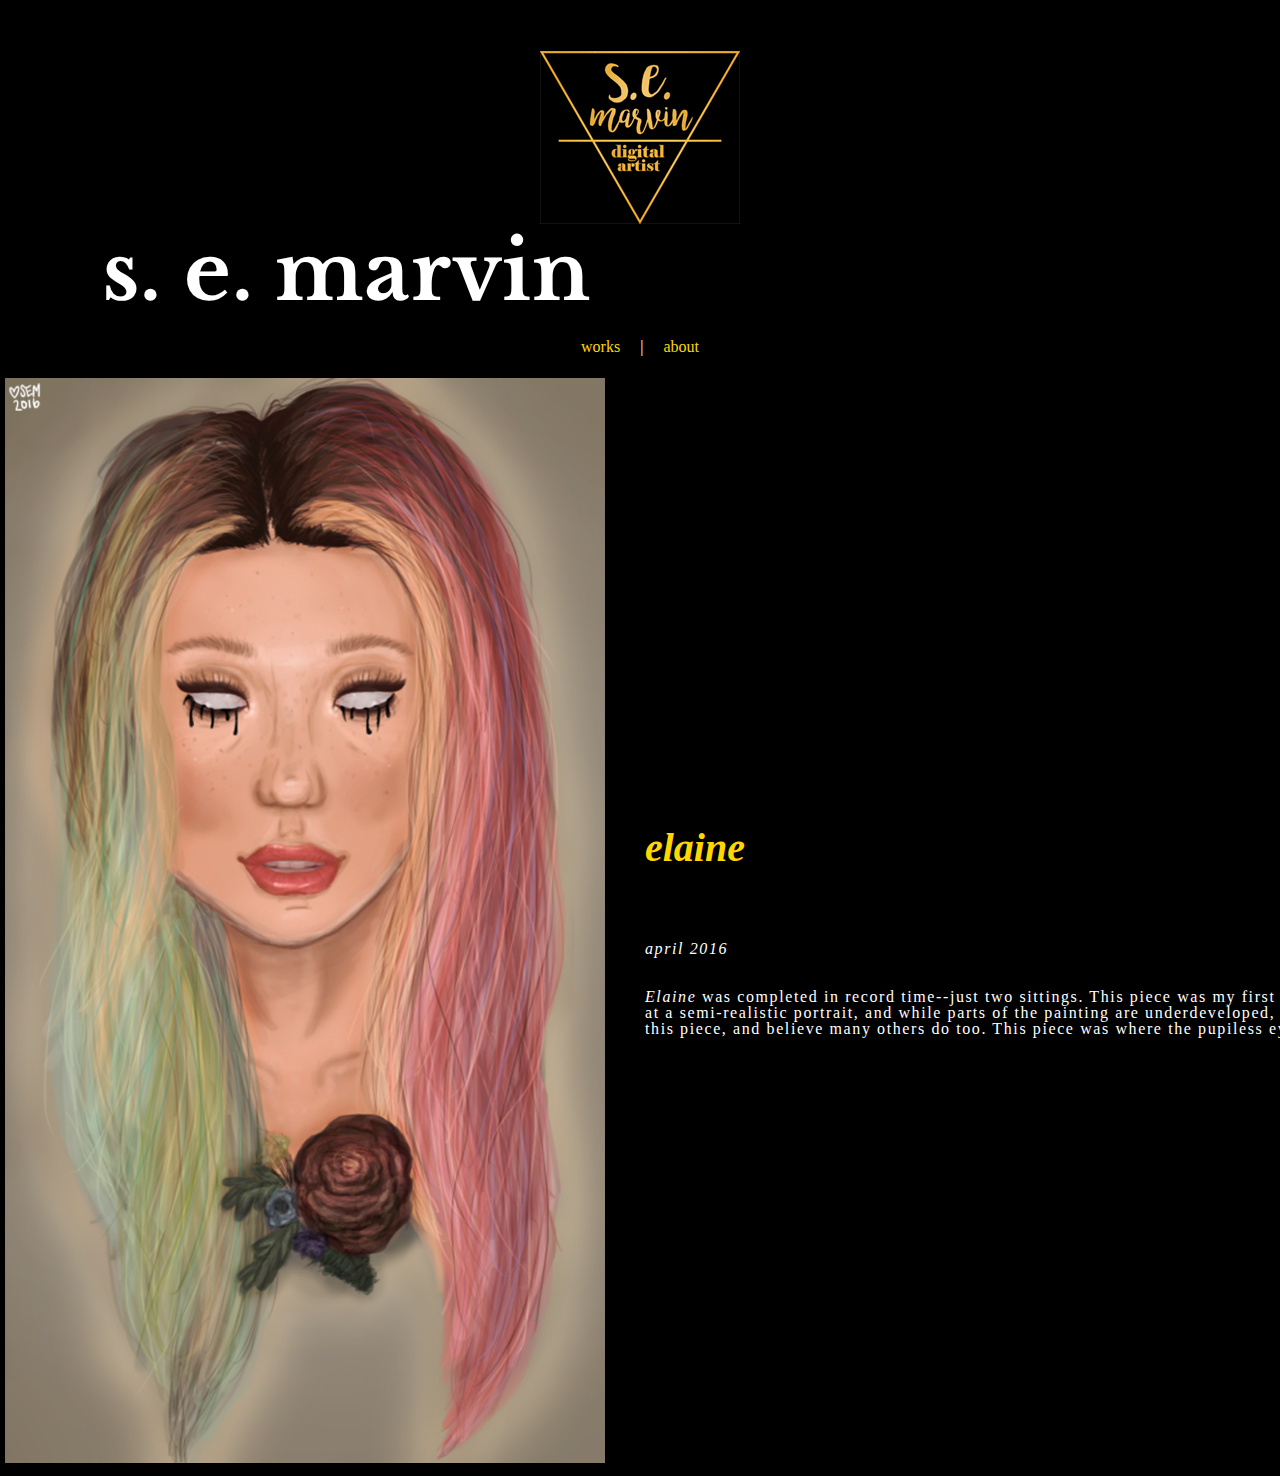
<file: elaine.html>
<!DOCTYPE html>
<html>
<head>
    <meta charset="UTF-8">
    <link rel="shortcut icon" href="images/favicon.ico">
    <title>s. e. marvin | elaine</title>
    <link href="style.css" rel="stylesheet" type="text/css">
    <!--<link href="style-navbar.css" rel="stylesheet" type="text/css"> 
    <link href="media-queries.css" rel="stylesheet" type="text/css">-->
    <meta name="description" content="The art of s. e. marvin">
    <meta name="keywords" content="s. e. marvin, art, surrealism">
    <meta name="author" content="s. e. marvin">
    <meta name="viewport" content="width=device-width, initial-scale=1.0, maximum-scale=1, user-scalable=no">
    <link href="https://fonts.googleapis.com/css?family=Libre+Baskerville:700" rel="stylesheet">
    <!-- This original content created by Ellie Marvin on February 11, 2017-->
</head>

<!--header & nav-->
<header>
<br><br><center><img src="images/logo-animated_small.gif" class="logo"></center>
<center><h1>s. e. marvin</h1> <br><ul><li><a href="index.html">works</a></li><li>|</li><li><a href="about.html">about</a></li></ul></center>
 <style>
        @media screen and (max-width: 1024px) {
    table {
        width: 80%;
    }
    
    table tr{
        display: block;
    }
    
    table td{
        display: block;
    }
    
    table.m {
        width: 80%;
    }
    
    table.m tr {
        display: inline;
    }
    
    table.m td {
        display: inline;
    }
    
    li {
        padding: 10px;
        line-height: 5px;
    }
    
    h1{
        font-size: 3em;
        line-height: 1em;
        margin-right: 0px;
        margin-left: 0px;
    }
    
    div{
        overflow-x: auto;
        margin-left: 0%;
        margin-right: 0%;
        max-width: 100%;
    }
    
    img {
        width: 100%;
        opacity: 1;
        display: center;
    }
    
    img.main {
        opacity: 1;
        width: 30%;
    }
    
    img.logo{
        width: 17%;
    }
    
    img.itme {
        width: 60%;
        display: center;
    }
    
    h2 {
        font-size: 1.5em;
    }

    @media only screen and (max-width: 480px) {
    table {
        width: 100%;
    }
    
    table tr {
        display: block;
    }
    
    table td {
        display: block;
    }
    
        table.m {
        width: 90%;
        margin-left: 7%;
        margin-right: 5%;
        float: center;
    }
    
    table.m tr {
        display: inline;
    }
    
    table.m td {
        display: inline;
    }
    
    li {
        padding: 3px;
        line-height: 5px;
        text-align: center;
        margin-right: 20%;
    }
    
    h1{
        font-size: 3em;
        line-height: 1em;
        margin-right: 0px;
        margin-left: 0px;
        text-align: center;
    }
    
    div{
        overflow-x: auto;
        margin-left: 0%;
        margin-right: 0%;
        max-width: 100%;
    }
    
    img {
        width: 100%;
        opacity: 1;
    }
    
    img.main {
        opacity: 1;
        width: 29%;
    }
    
    img.logo{
        width: 25%;
    }
    
    h2 {
        font-size: 1.5em;
    }
}
    </style>
</header>

<body>
        <p><center><table cellpadding="5" cellspacing="0">
            <tr>
                <td><img src="images/elaine.png" width="600px" alt="elaine"></td>
                <td><h2><em>elaine</em></h2>
                <br><p><em>april 2016</em></p>
                <p><br><em>Elaine</em> was completed in record time--just two sittings. This piece was my first real attempt at a semi-realistic portrait, and while parts of the painting are underdeveloped, I still enjoy this piece, and believe many others do too. This piece was where the pupiless eyes began.</p>

        </td>
            </tr>
        </center></p>
    
<!--footer
    <p>&copy; s. e. marvin
    <br><img alt="Creative Commons License" style="border-width:0" src="https://i.creativecommons.org/l/by-nc-nd/4.0/88x31.png"/></p>-->
        
</body>
</html>
</file>
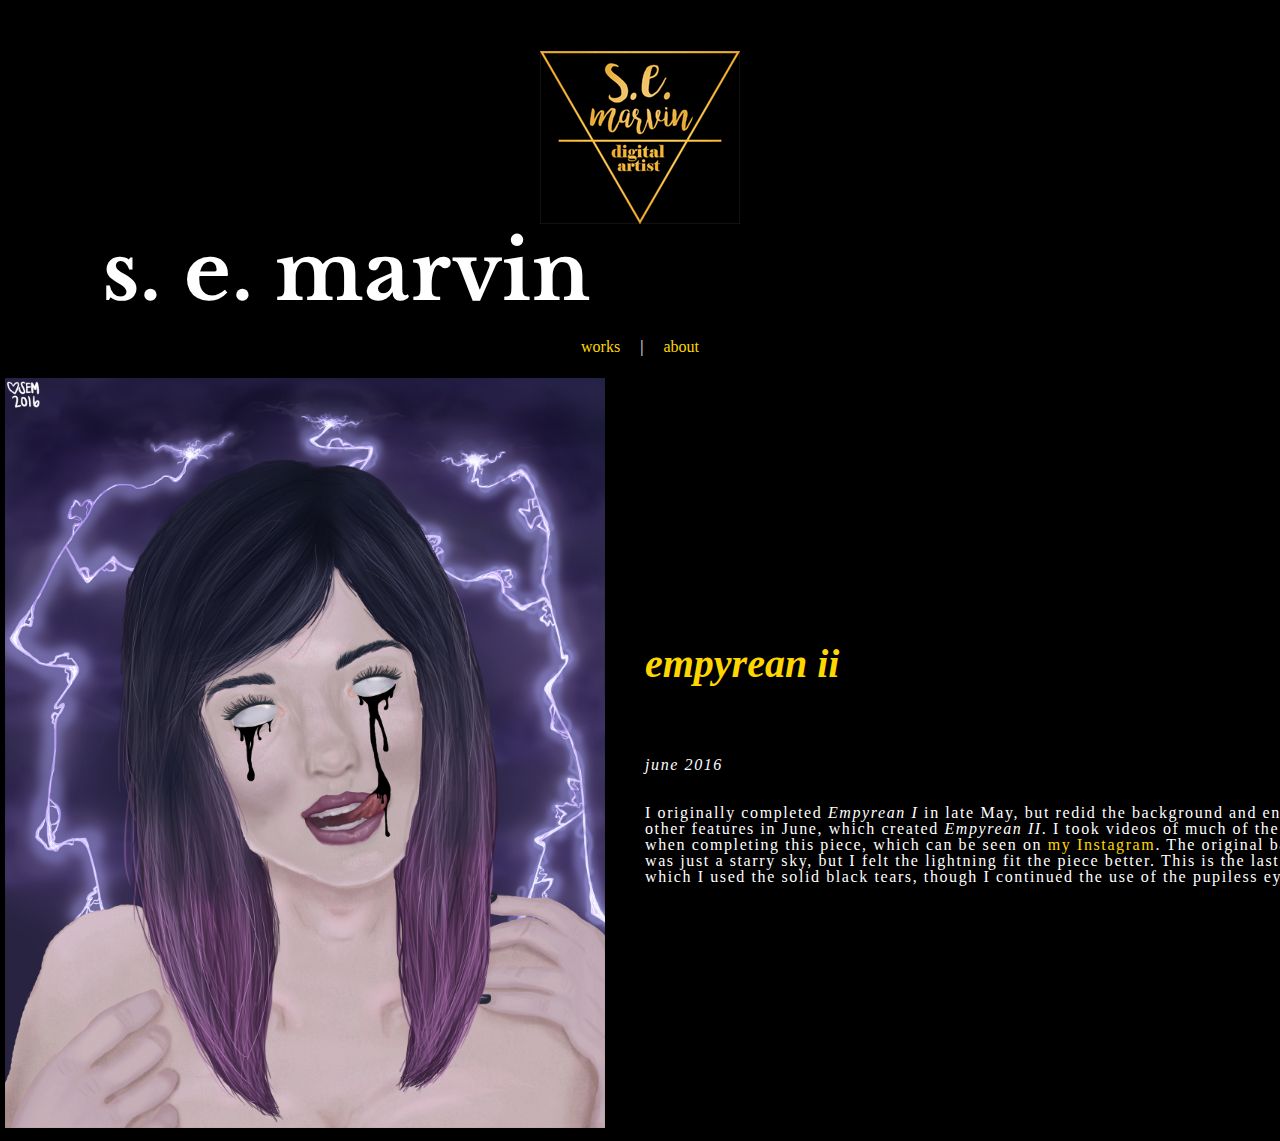
<file: empy.html>
<!DOCTYPE html>
<html>
<head>
    <meta charset="UTF-8">
    <link rel="shortcut icon" href="images/favicon.ico">
    <title>s. e. marvin | empyrean ii</title>
    <link href="style.css" rel="stylesheet" type="text/css">
    <!--<link href="style-navbar.css" rel="stylesheet" type="text/css"> 
    <link href="media-queries.css" rel="stylesheet" type="text/css">-->
    <meta name="description" content="The art of s. e. marvin">
    <meta name="keywords" content="s. e. marvin, art, surrealism">
    <meta name="author" content="s. e. marvin">
    <meta name="viewport" content="width=device-width, initial-scale=1.0, maximum-scale=1, user-scalable=no">
    <link href="https://fonts.googleapis.com/css?family=Libre+Baskerville:700" rel="stylesheet">
    <!-- This original content created by Ellie Marvin on February 11, 2017-->
</head>

<!--header & nav-->
<header>
<br><br><center><img src="images/logo-animated_small.gif" class="logo"></center>
<center><h1>s. e. marvin</h1> <br><ul><li><a href="index.html">works</a></li><li>|</li><li><a href="about.html">about</a></li></ul></center>
 <style>
        @media screen and (max-width: 1024px) {
    table {
        width: 80%;
    }
    
    table tr{
        display: block;
    }
    
    table td{
        display: block;
    }
    
    table.m {
        width: 80%;
    }
    
    table.m tr {
        display: inline;
    }
    
    table.m td {
        display: inline;
    }
    
    li {
        padding: 10px;
        line-height: 5px;
    }
    
    h1{
        font-size: 3em;
        line-height: 1em;
        margin-right: 0px;
        margin-left: 0px;
    }
    
    div{
        overflow-x: auto;
        margin-left: 0%;
        margin-right: 0%;
        max-width: 100%;
    }
    
    img {
        width: 100%;
        opacity: 1;
        display: center;
    }
    
    img.main {
        opacity: 1;
        width: 30%;
    }
    
    img.logo{
        width: 17%;
    }
    
    img.itme {
        width: 60%;
        display: center;
    }
    
    h2 {
        font-size: 1.5em;
    }

    @media only screen and (max-width: 480px) {
    table {
        width: 100%;
    }
    
    table tr {
        display: block;
    }
    
    table td {
        display: block;
    }
    
        table.m {
        width: 90%;
        margin-left: 7%;
        margin-right: 5%;
        float: center;
    }
    
    table.m tr {
        display: inline;
    }
    
    table.m td {
        display: inline;
    }
    
    li {
        padding: 3px;
        line-height: 5px;
        text-align: center;
        margin-right: 20%;
    }
    
    h1{
        font-size: 3em;
        line-height: 1em;
        margin-right: 0px;
        margin-left: 0px;
        text-align: center;
    }
    
    div{
        overflow-x: auto;
        margin-left: 0%;
        margin-right: 0%;
        max-width: 100%;
    }
    
    img {
        width: 100%;
        opacity: 1;
    }
    
    img.main {
        opacity: 1;
        width: 29%;
    }
    
    img.logo{
        width: 25%;
    }
    
    h2 {
        font-size: 1.5em;
    }
}
    </style>
</header>

<body>
        <p><center><table cellpadding="5" cellspacing="0">
            <tr>
                <td><img src="images/empyrean.png" width="600px" alt="empyrean ii"></td>
                <td><h2><em>empyrean ii</em></h2>
                <br><p><em>june 2016</em></p>
                <p><br>I originally completed <em>Empyrean I</em> in late May, but redid the background and enhanced some other features in June, which created <em>Empyrean II</em>. I took videos of much of the early process when completing this piece, which can be seen on <a href="https://www.instagram.com/semarvinart/">my Instagram</a>. The original background was just a starry sky, but I felt the lightning fit the piece better. This is the last piece in which I used the solid black tears, though I continued the use of the pupiless eyes.</p>

        </td>
            </tr>
        </center></p>
    
<!--footer
    <p>&copy; s. e. marvin
    <br><img alt="Creative Commons License" style="border-width:0" src="https://i.creativecommons.org/l/by-nc-nd/4.0/88x31.png"/></p>-->
        
</body>
</html>
</file>
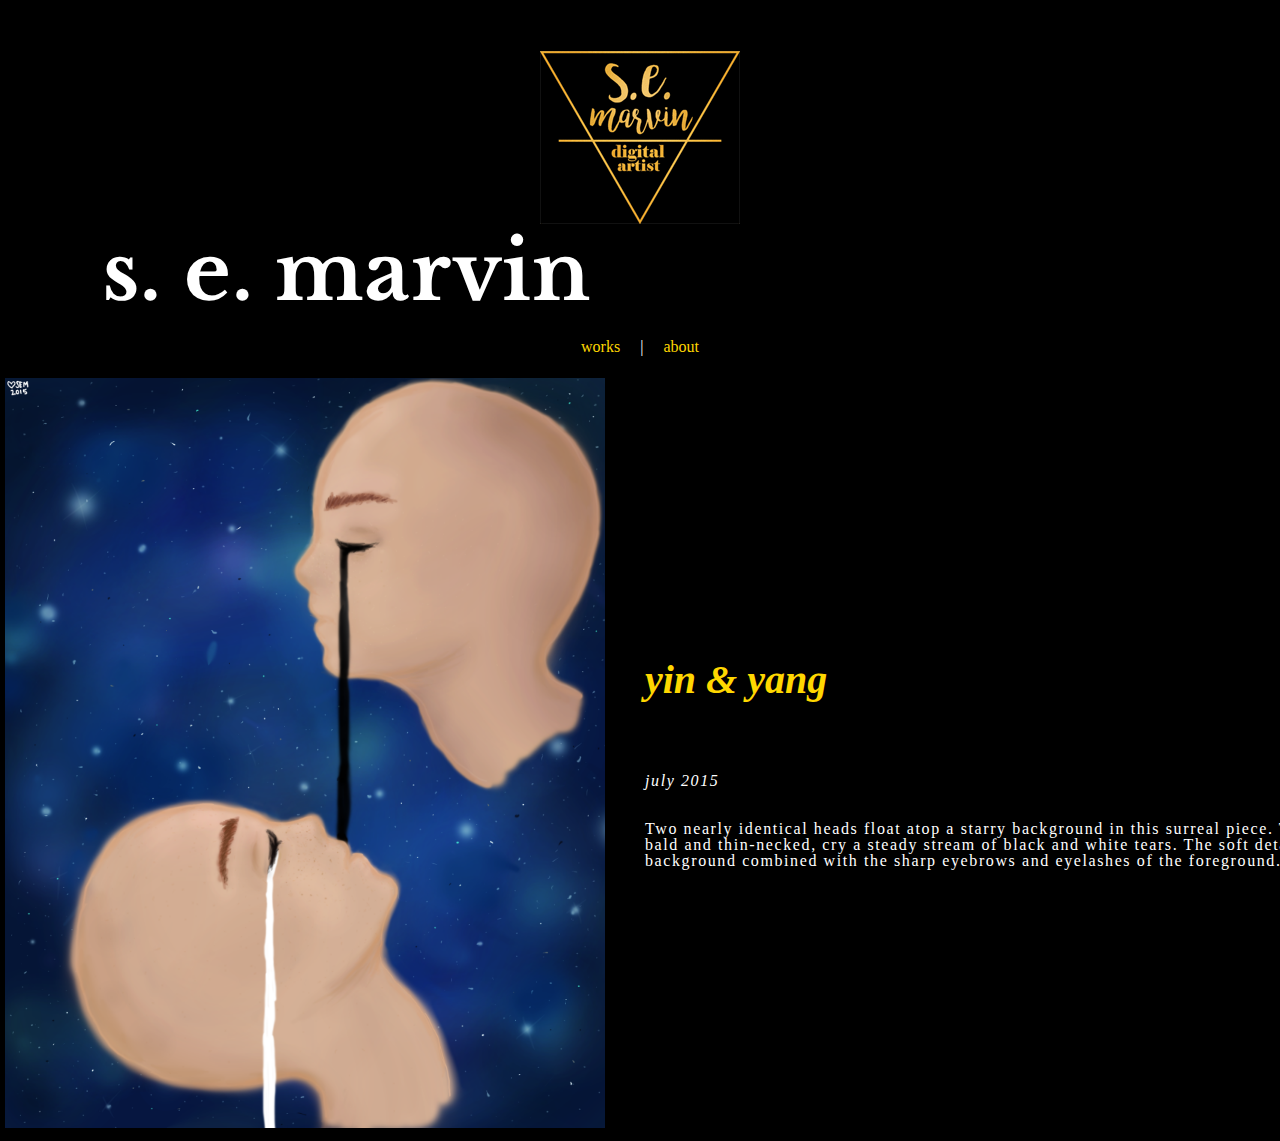
<file: heads.html>
<!DOCTYPE html>
<html>
<head>
    <meta charset="UTF-8">
    <link rel="shortcut icon" href="images/favicon.ico">
    <title>s. e. marvin | yin & yang</title>
    <link href="style.css" rel="stylesheet" type="text/css">
    <!--<link href="style-navbar.css" rel="stylesheet" type="text/css"> 
    <link href="media-queries.css" rel="stylesheet" type="text/css">-->
    <meta name="description" content="The art of s. e. marvin">
    <meta name="keywords" content="s. e. marvin, art, surrealism">
    <meta name="author" content="s. e. marvin">
    <meta name="viewport" content="width=device-width, initial-scale=1.0, maximum-scale=1, user-scalable=no">
    <link href="https://fonts.googleapis.com/css?family=Libre+Baskerville:700" rel="stylesheet">
    <!-- This original content created by Ellie Marvin on February 11, 2017-->
</head>

<!--header & nav-->
<header>
<br><br><center><img src="images/logo-animated_small.gif" class="logo"></center>
<center><h1>s. e. marvin</h1> <br><ul><li><a href="index.html">works</a></li><li>|</li><li><a href="about.html">about</a></li></ul></center>
 <style>
        @media screen and (max-width: 1024px) {
    table {
        width: 80%;
    }
    
    table tr{
        display: block;
    }
    
    table td{
        display: block;
    }
    
    table.m {
        width: 80%;
    }
    
    table.m tr {
        display: inline;
    }
    
    table.m td {
        display: inline;
    }
    
    li {
        padding: 10px;
        line-height: 5px;
    }
    
    h1{
        font-size: 3em;
        line-height: 1em;
        margin-right: 0px;
        margin-left: 0px;
    }
    
    div{
        overflow-x: auto;
        margin-left: 0%;
        margin-right: 0%;
        max-width: 100%;
    }
    
    img {
        width: 100%;
        opacity: 1;
        display: center;
    }
    
    img.main {
        opacity: 1;
        width: 30%;
    }
    
    img.logo{
        width: 17%;
    }
    
    img.itme {
        width: 60%;
        display: center;
    }
    
    h2 {
        font-size: 1.5em;
    }

    @media only screen and (max-width: 480px) {
    table {
        width: 100%;
    }
    
    table tr {
        display: block;
    }
    
    table td {
        display: block;
    }
    
        table.m {
        width: 90%;
        margin-left: 7%;
        margin-right: 5%;
        float: center;
    }
    
    table.m tr {
        display: inline;
    }
    
    table.m td {
        display: inline;
    }
    
    li {
        padding: 3px;
        line-height: 5px;
        text-align: center;
        margin-right: 20%;
    }
    
    h1{
        font-size: 3em;
        line-height: 1em;
        margin-right: 0px;
        margin-left: 0px;
        text-align: center;
    }
    
    div{
        overflow-x: auto;
        margin-left: 0%;
        margin-right: 0%;
        max-width: 100%;
    }
    
    img {
        width: 100%;
        opacity: 1;
    }
    
    img.main {
        opacity: 1;
        width: 29%;
    }
    
    img.logo{
        width: 25%;
    }
    
    h2 {
        font-size: 1.5em;
    }
}
    </style>
</header>

<body>
        <p><center><table cellpadding="5" cellspacing="0">
            <tr>
                <td><img src="images/heads.png" width="600px" alt="yin & yang"></td>
                <td><h2><em>yin & yang</em></h2>
                <br><p><em>july 2015</em></p>
                <p><br>Two nearly identical heads float atop a starry background in this surreal piece. These people, bald and thin-necked, cry a steady stream of black and white tears. The soft details of the background combined with the sharp eyebrows and eyelashes of the foreground.</p>

        </td>
            </tr>
        </center></p>
    
<!--footer
    <p>&copy; s. e. marvin
    <br><img alt="Creative Commons License" style="border-width:0" src="https://i.creativecommons.org/l/by-nc-nd/4.0/88x31.png"/></p>-->
        
</body>
</html>
</file>
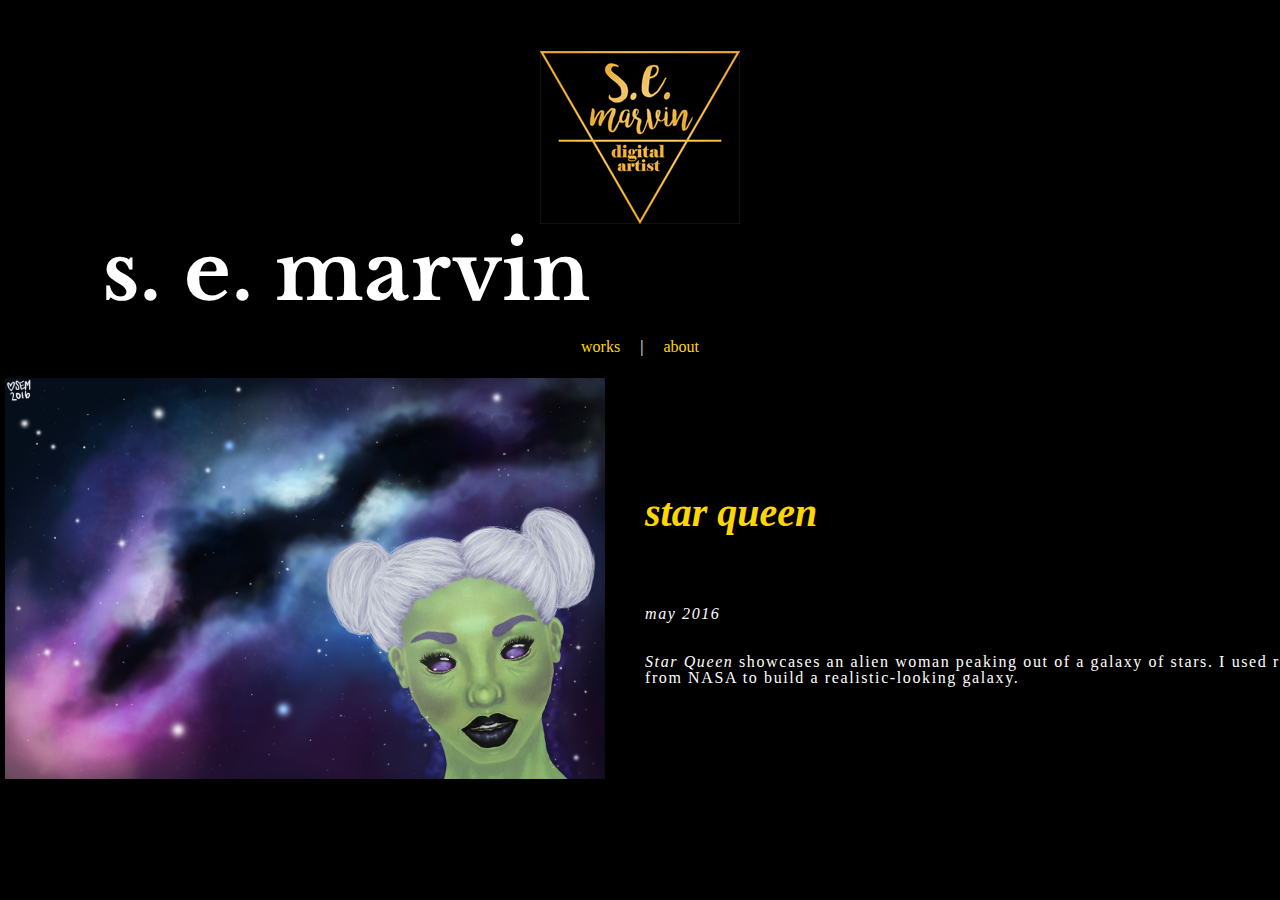
<file: star.html>
<!DOCTYPE html>
<html>
<head>
    <meta charset="UTF-8">
    <link rel="shortcut icon" href="images/favicon.ico">
    <title>s. e. marvin | star queen</title>
    <link href="style.css" rel="stylesheet" type="text/css">
    <!--<link href="style-navbar.css" rel="stylesheet" type="text/css"> 
    <link href="media-queries.css" rel="stylesheet" type="text/css">-->
    <meta name="description" content="The art of s. e. marvin">
    <meta name="keywords" content="s. e. marvin, art, surrealism">
    <meta name="author" content="s. e. marvin">
    <meta name="viewport" content="width=device-width, initial-scale=1.0, maximum-scale=1, user-scalable=no">
    <link href="https://fonts.googleapis.com/css?family=Libre+Baskerville:700" rel="stylesheet">
    <!-- This original content created by Ellie Marvin on February 11, 2017-->
</head>

<!--header & nav-->
<header>
<br><br><center><img src="images/logo-animated_small.gif" class="logo"></center>
<center><h1>s. e. marvin</h1> <br><ul><li><a href="index.html">works</a></li><li>|</li><li><a href="about.html">about</a></li></ul></center>
 <style>
        @media screen and (max-width: 1024px) {
    table {
        width: 80%;
    }
    
    table tr{
        display: block;
    }
    
    table td{
        display: block;
    }
    
    table.m {
        width: 80%;
    }
    
    table.m tr {
        display: inline;
    }
    
    table.m td {
        display: inline;
    }
    
    li {
        padding: 10px;
        line-height: 5px;
    }
    
    h1{
        font-size: 3em;
        line-height: 1em;
        margin-right: 0px;
        margin-left: 0px;
    }
    
    div{
        overflow-x: auto;
        margin-left: 0%;
        margin-right: 0%;
        max-width: 100%;
    }
    
    img {
        width: 100%;
        opacity: 1;
        display: center;
    }
    
    img.main {
        opacity: 1;
        width: 30%;
    }
    
    img.logo{
        width: 17%;
    }
    
    img.itme {
        width: 60%;
        display: center;
    }
    
    h2 {
        font-size: 1.5em;
    }

    @media only screen and (max-width: 480px) {
    table {
        width: 100%;
    }
    
    table tr {
        display: block;
    }
    
    table td {
        display: block;
    }
    
        table.m {
        width: 90%;
        margin-left: 7%;
        margin-right: 5%;
        float: center;
    }
    
    table.m tr {
        display: inline;
    }
    
    table.m td {
        display: inline;
    }
    
    li {
        padding: 3px;
        line-height: 5px;
        text-align: center;
        margin-right: 20%;
    }
    
    h1{
        font-size: 3em;
        line-height: 1em;
        margin-right: 0px;
        margin-left: 0px;
        text-align: center;
    }
    
    div{
        overflow-x: auto;
        margin-left: 0%;
        margin-right: 0%;
        max-width: 100%;
    }
    
    img {
        width: 100%;
        opacity: 1;
    }
    
    img.main {
        opacity: 1;
        width: 29%;
    }
    
    img.logo{
        width: 25%;
    }
    
    h2 {
        font-size: 1.5em;
    }
}
    </style>
</header>

<body>
        <p><center><table cellpadding="5" cellspacing="0">
            <tr>
                <td><img src="images/star.png" width="600px" alt="star queen"></td>
                <td><h2><em>star queen</em></h2>
                <br><p><em>may 2016</em></p>
                <p><br><em>Star Queen</em> showcases an alien woman peaking out of a galaxy of stars. I used references from NASA to build a realistic-looking galaxy.</p>

        </td>
            </tr>
        </center></p>
    
<!--footer
    <p>&copy; s. e. marvin
    <br><img alt="Creative Commons License" style="border-width:0" src="https://i.creativecommons.org/l/by-nc-nd/4.0/88x31.png"/></p>-->
        
</body>
</html>
</file>
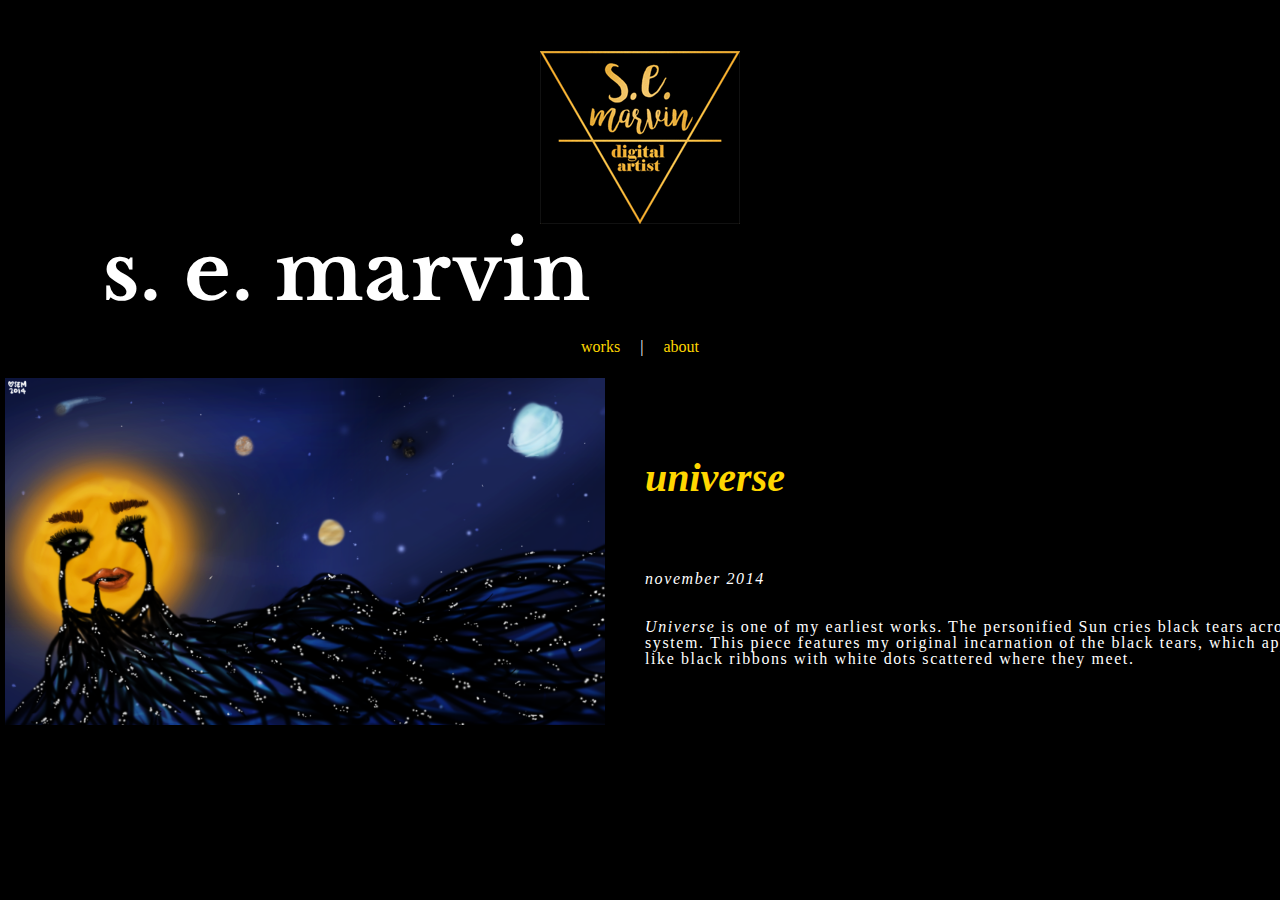
<file: universe.html>
<!DOCTYPE html>
<html>
<head>
    <meta charset="UTF-8">
    <link rel="shortcut icon" href="images/favicon.ico">
    <title>s. e. marvin | universe</title>
    <link href="style.css" rel="stylesheet" type="text/css">
    <!--<link href="style-navbar.css" rel="stylesheet" type="text/css"> 
    <link href="media-queries.css" rel="stylesheet" type="text/css">-->
    <meta name="description" content="The art of s. e. marvin">
    <meta name="keywords" content="s. e. marvin, art, surrealism">
    <meta name="author" content="s. e. marvin">
    <meta name="viewport" content="width=device-width, initial-scale=1.0, maximum-scale=1, user-scalable=no">
    <link href="https://fonts.googleapis.com/css?family=Libre+Baskerville:700" rel="stylesheet">
    <!-- This original content created by Ellie Marvin on February 11, 2017-->
</head>

<!--header & nav-->
<header>
<br><br><center><img src="images/logo-animated_small.gif" class="logo"></center>
<center><h1>s. e. marvin</h1> <br><ul><li><a href="index.html">works</a></li><li>|</li><li><a href="about.html">about</a></li></ul></center>
 <style>
        @media screen and (max-width: 1024px) {
    table {
        width: 80%;
    }
    
    table tr{
        display: block;
    }
    
    table td{
        display: block;
    }
    
    table.m {
        width: 80%;
    }
    
    table.m tr {
        display: inline;
    }
    
    table.m td {
        display: inline;
    }
    
    li {
        padding: 10px;
        line-height: 5px;
    }
    
    h1{
        font-size: 3em;
        line-height: 1em;
        margin-right: 0px;
        margin-left: 0px;
    }
    
    div{
        overflow-x: auto;
        margin-left: 0%;
        margin-right: 0%;
        max-width: 100%;
    }
    
    img {
        width: 100%;
        opacity: 1;
        display: center;
    }
    
    img.main {
        opacity: 1;
        width: 30%;
    }
    
    img.logo{
        width: 17%;
    }
    
    img.itme {
        width: 60%;
        display: center;
    }
    
    h2 {
        font-size: 1.5em;
    }

    @media only screen and (max-width: 480px) {
    table {
        width: 100%;
    }
    
    table tr {
        display: block;
    }
    
    table td {
        display: block;
    }
    
        table.m {
        width: 90%;
        margin-left: 7%;
        margin-right: 5%;
        float: center;
    }
    
    table.m tr {
        display: inline;
    }
    
    table.m td {
        display: inline;
    }
    
    li {
        padding: 3px;
        line-height: 5px;
        text-align: center;
        margin-right: 20%;
    }
    
    h1{
        font-size: 3em;
        line-height: 1em;
        margin-right: 0px;
        margin-left: 0px;
        text-align: center;
    }
    
    div{
        overflow-x: auto;
        margin-left: 0%;
        margin-right: 0%;
        max-width: 100%;
    }
    
    img {
        width: 100%;
        opacity: 1;
    }
    
    img.main {
        opacity: 1;
        width: 29%;
    }
    
    img.logo{
        width: 25%;
    }
    
    h2 {
        font-size: 1.5em;
    }
}
    </style>
</header>

<body>
        <p><center><table cellpadding="5" cellspacing="0">
            <tr>
                <td><img src="images/universe.png" width="600px" alt="universe"></td>
                <td><h2><em>universe</em></h2>
                <br><p><em>november 2014</em></p>
                <p><br><em>Universe</em> is one of my earliest works. The personified Sun cries black tears across the solar system. This piece features my original incarnation of the black tears, which appeared more like black ribbons with white dots scattered where they meet. </p>

        </td>
            </tr>
        </center></p>
    
<!--footer
    <p>&copy; s. e. marvin
    <br><img alt="Creative Commons License" style="border-width:0" src="https://i.creativecommons.org/l/by-nc-nd/4.0/88x31.png"/></p>-->
        
</body>
</html>
</file>
<file: style.css>
@charset "UTF-8";
/* CSS by Suzi Marvin */

/*-----------BODY AND MAIN CONTENT------------*/

html, body{
    margin: 0;
    padding: 0;
}

body{
    background-color: #000000;
    background-attachment: fixed;
    font-family: Times New Roman, Times, serif;
    line-height: 1.6em;
    color: #333333;
    padding: 0;
    margin: 0;
    overflow-x: hidden;
}

h3{
    font-size: .9em;
    font-family: Times, Times New Roman, serif;
    line-height: .5em;
    color: white;
    letter-spacing: .15em;
    text-align: center;
}

p{
    font-size: 1em;
    font-family: Times, Times New Roman, serif;
    line-height: 1em;
    color: white;
    letter-spacing: .1em;
    text-align: left;
    padding-left: 30px
}

h1{
    margin: 0;
    text-align: left;
    padding-bottom: 0;
    color: #ffffff;
    font-family: 'Libre Baskerville', serif;
    letter-spacing: .01em;
    line-height: 1em;
    font-size: 5em;
    padding-left: 8%;
    
}

h2{
    color: white;
    text-align: left;
    font-size: 2.5em;
    line-height: .9em;
    margin-left: 30px;
}

blockquote{
    font-size: 1em;
    font-family: Times, Times New Roman, serif;
    line-height: 1em;
    color: silver;
    letter-spacing: .1em;
    text-align: left;
    padding-left: 20px;
}

ul{
    padding: 0;
    margin: 0;
    list-style-type: none;
    line-height: 0em;
    font-family: Times New Roman, Times, serif;
    font-size: 1em;
    overflow: hidden;
}

li {
    float: center;
    display: inline-block;
    color: white;
    text-align: center;
    padding: 10px;
    text-decoration: none;
}

a:link{
    color: gold;
    text-decoration: none;
}

a:hover{
    color: white;
    text-decoration: bold;
}

a:active{
    text-decoration: bold;
}

a:visited{
    color: gold;
}

img{
    border: 0px;
    padding: 0px;
}

img.main{
    opacity: .5;
}

img.main:hover{
    opacity: 1;
}

table {
    width: 1400px;
}

h2{
    color: gold;
}

div {
    width: 70%;
    display: inline;
    margin: 0px;
    padding: 0px;
}

div.space {
    float: right;
    width: 20%;
}

@media only screen and (max-width: 480px) {
    table {
        width: 100%;
    }
    
    table tr {
        display: block;
    }
    
    table td {
        display: block;
    }
    
    li {
        padding: 10px;
        line-height: 5px;
        text-align: center;
    }
    
    h1{
        font-size: 3em;
        line-height: 1em;
        margin-right: 0px;
        margin-left: 0px;
        text-align: center; 
    }
    
    div{
        overflow-x: auto;
        margin-left: 0%;
        margin-right: 0%;
        max-width: 100%;
    }
    
    div.nav{
        padding-right: 90px;
    }
    
    img {
        width: 100%;
        opacity: 1;
    }
    
    img.main {
        opacity: 1;
    }
    
    img.logo{
        width: 30%;
    }
    
    h2 {
        font-size: 1.5em;
    }
}

@media only screen and (max-width: 1024px) {
    table {
        width: 80%;
    }
    
    table tr{
        display: block;
    }
    
    table td{
        display: block;
    }
    
    table.m {
        width: 60%;
    }
    
    table.m tr {
        display: block;
    }
    
    table.m td {
        display: block;
    }
    
    li {
        padding: 10px;
        line-height: 5px;
    }
    
    h1{
        font-size: 3em;
        line-height: 1em;
        margin-right: 0px;
        margin-left: 0px;
    }
    
    div{
        overflow-x: auto;
        margin-left: 0%;
        margin-right: 0%;
        max-width: 100%;
    }
    
    img {
        width: 100%;
        opacity: 1;
        display: center;
    }
    
    img.main {
        opacity: 1;
        width: 100%;
    }
    
    img.logo{
        width: 25%;
    }
    
    img.itme {
        width: 60%;
        display: center;
    }
    
    h2 {
        font-size: 1.5em;
    }

/*

table{
    line-height: 1.3em;
    padding: 10px 600px 0 30px;
    border-style: none;
    width: 1200px;
    font-family: Helvetica, Tahoma, sans-serif;
    font-size: .9em;
    margin: 0 auto;
    margin-left: 15%;
    margin-right: 15%;
    text-align: left;
}

/*---table colored lines----
tr:nth-child(odd) {background-color: #f9d3c0}
tr:nth-child(even) {background-color: #F9F4E7}

.colors{
    width: 18%;
    height: 70%;
    padding: 0;
    float: center;
    margin: auto;
}

/*

.container{
    margin: 0 auto;
    overflow: hidden;
    width: 900px;
}

.containercenter{
    margin: 0 auto;
    overflow: hidden;
    width: 900px;
    align-content: center;
    text-align: center;
}

*/

/*----------TITLE PAGE STYLES--------------
#title-page{
  width: 100%;
  padding-top: 600px; /* provides a lot of space to view the background image 
  padding-left: 300px;
  color: #fff;
  text-align: right;
}
#title-page h1 {
    margin: 0;
    text-align: right;
    padding-bottom: 0;
    color: #ed6c4b;
    font-family: 'Homemade Apple', cursive;
    letter-spacing: .01em;
    line-height: 1.5em;
    font-size: 5em;
}
#title-page h3 {
    margin: 0;
    text-align: right;
    font-size: 2em;
    color: #e5a484;
    font-family: 'Homemade Apple', cursive;
    letter-spacing: .05em;
    line-height: 2em;
}

/*----------TEXT STYLES------------*/


/*

h2{
    padding-top: 10px;
    padding-bottom: 10px;
    text-align: center;
    font-size: 1.2em;
    font-style: italic;
    color: #796769;
    line-height: .2em;
    margin-top: 10px;
}

h3{
    padding: 0;
    line-height: .2em;
    font-size: 1.2em;
    font-style: italic;
    color: #796769;
    text-align: center;
}

hr{
    height: 3px;
    border: 1px solid #F9F4E7;
    width: 1900px;
    background-image: linear-gradient(to right, rgba(216,174,119,0),rgba(216,174,119,.75),rgba(216,174,119,0));
    margin: 0;
    padding-top: 0;
}

blockquote{
    margin: 0px;
    width: 1200px;
    padding: 0px;
    color: #796769;
    font-size: 1.3em;
    font-family: Times New Roman, Times, serif;
}

footer{
    margin: 0;
    background-color: rgba(255,255,255,0.8);
    padding: 10px;
    color: #ffffff;
    font-size: .7em;
    font-family: Helvetica, Tahoma, sans-serif;
    clear: both;
}


/*----------SECTION SYLES---------------
#splash{
    background: url(images/atomicus.png) no-repeat center top fixed;
    background-size: cover;
    height: 1000px;
}

#bio{
    background-color: #f9d3c0;
    padding: 10px;
}

#media{
    background: url(images/texture.png) no-repeat center top fixed;
    background-size: cover;
    background-color: #F9F4E7;
    padding: 10px;
}

#author{
    background-color: #f9d3c0;
    padding: 10px;
}

#footer{
    background-color: #F9F4E7;
    padding: 20px 0;
}

/*---------FOOTER DIVS & STYLES --------

.footer{
    padding: 10px;
    clear: both;
}

.footer1{
    clear: both;
}

.tinytext{
    font-size: .7em;
    line-height: 1em;
    text-align: center;
    padding: 0;
}

/*--------------SIDEBAR----------

.sidebar{
    background: rgba(229, 164, 132, 100);
    width: 190px;
    float: left;
    margin-top: 50px;
    padding: 10px;
    font-family: Georgia;
    text-align: right;
    border: none;
    -moz-border-radius: 10px;
    border-radius: 10px;
    box-shadow: 7px 7px 10px #333333;
    overflow: hidden;
}

.sidebar a:link {color: #F9F4E7}
.sidebar a:visited {color: #F9F4E7}
.sidebar a:hover {color:#ed6c4b}
.sidebar a:active {color: #F9F4E7}

/*-------------END SIDEBAR----------

img{
    padding: 0;
    margin: auto;
    margin-left: 27%;
    margin-right: 27%;
}

#space1{
    padding-top: 10px;
}

.grayscale:hover {
    filter: grayscale(100%);
}

/*tr:hover {background-color: #e5a484}*/

/*----------LINKS---------
a:link {
    color: #ed6c4b;
    text-decoration: none;
}
    
a:visited {
    color: #ed6c4b;
    text-decoration: none;
}
    
a:hover {
    color: #796769;
    text-decoration: none;
}
a:active {
    color: #ed6c4b
    }
*/
</file>
